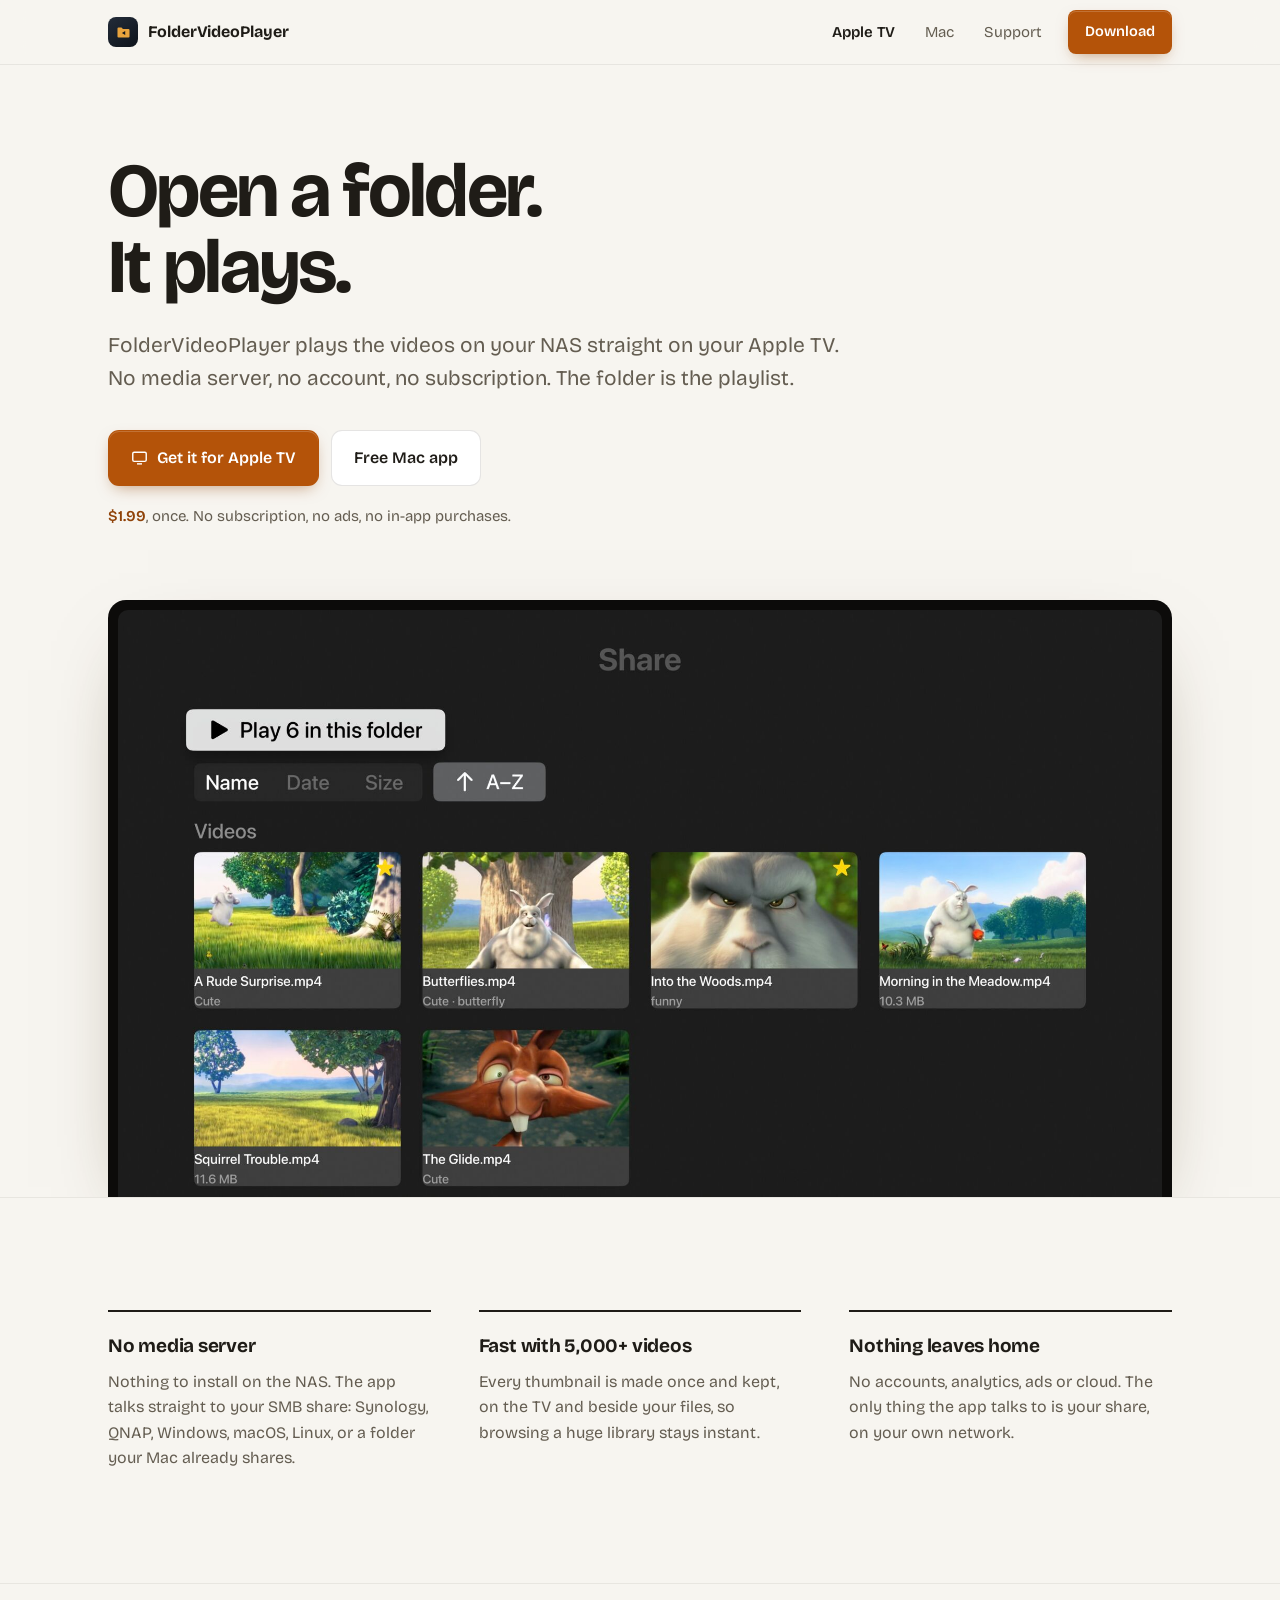
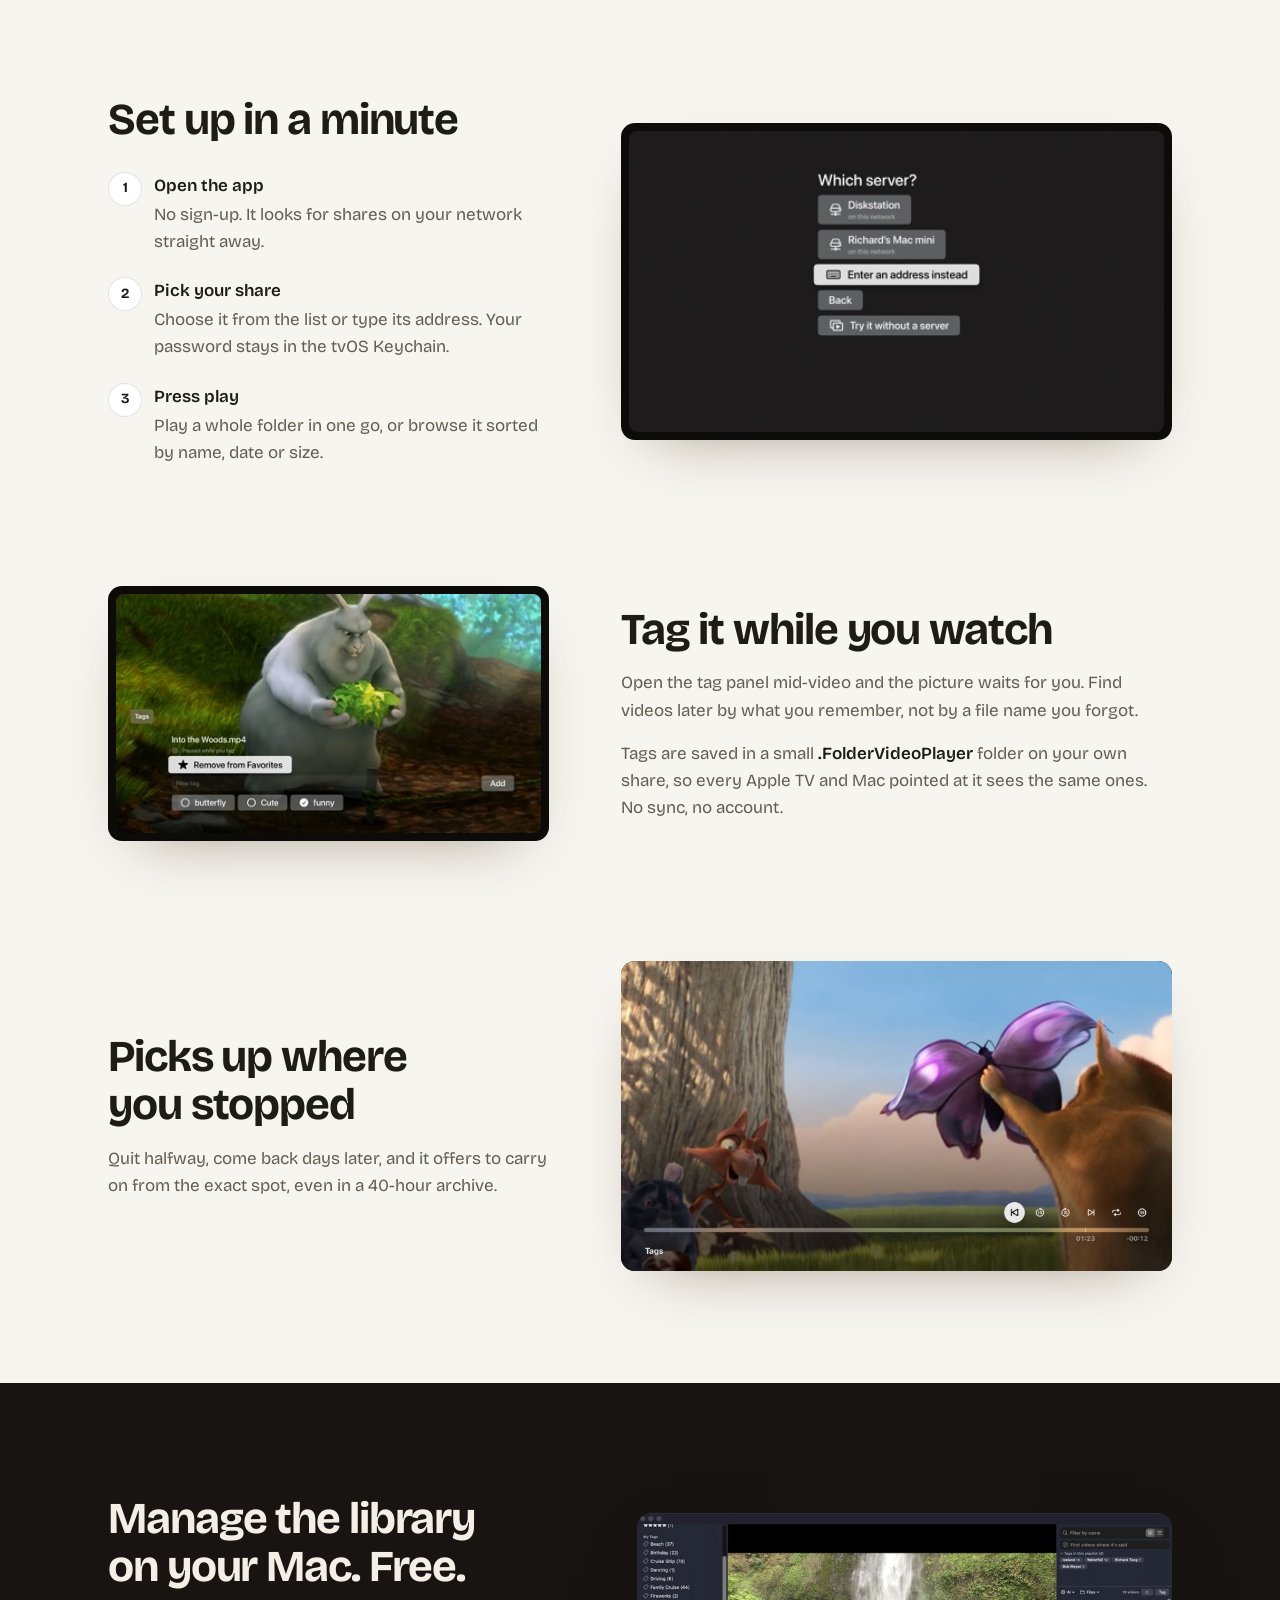
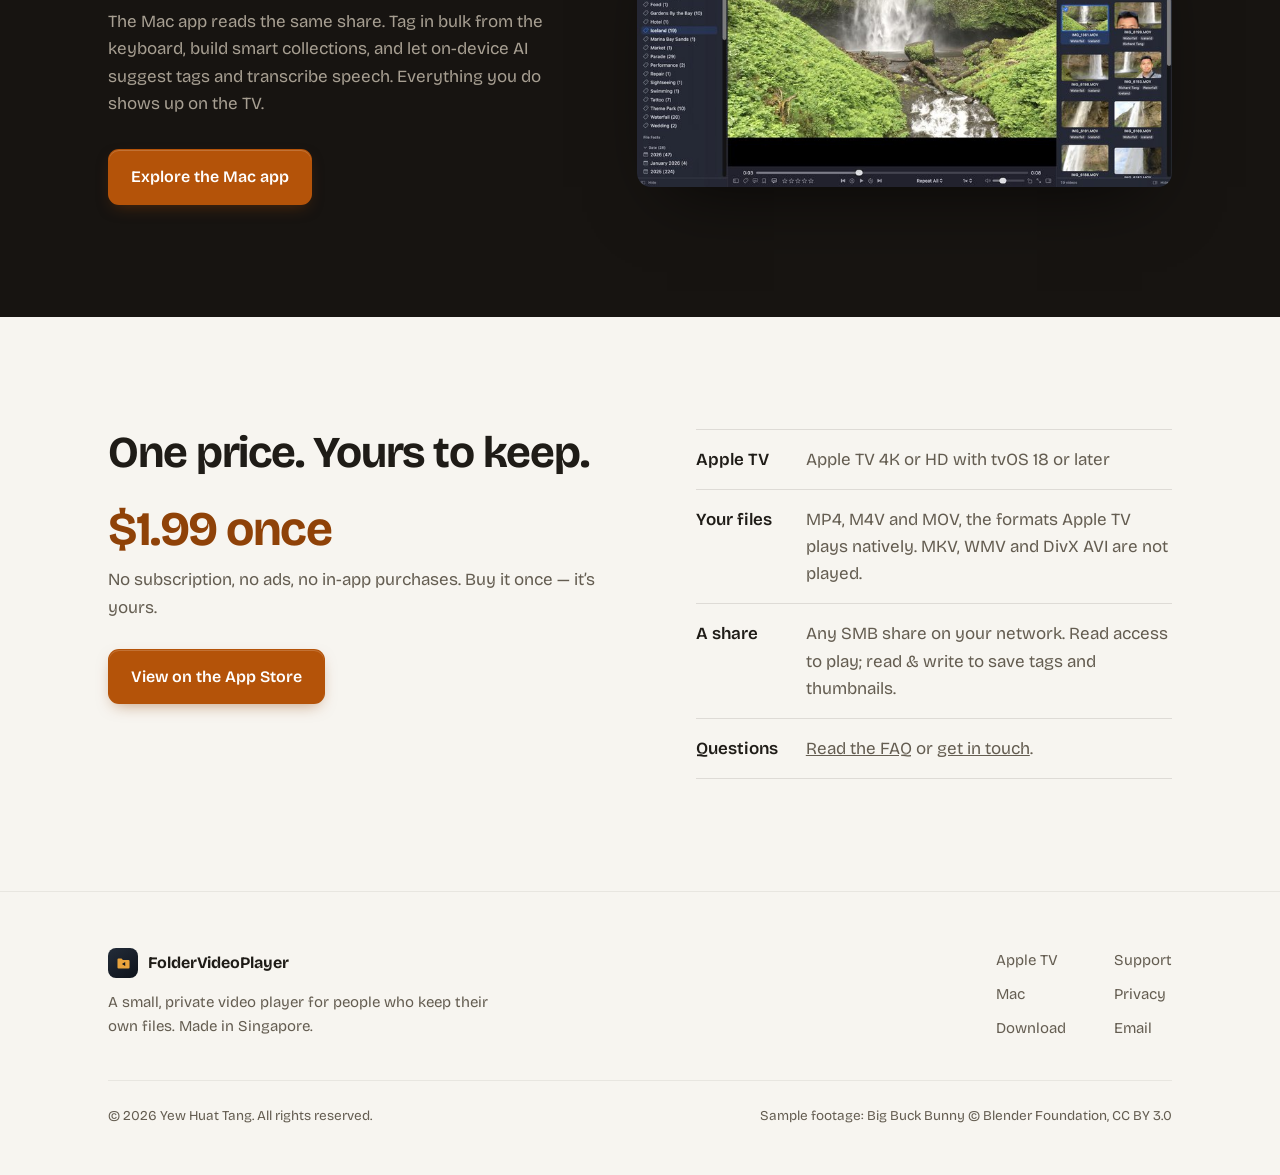
<file: index.html>
<!DOCTYPE html>
<html lang="en">
<head>
<meta charset="UTF-8">
<meta name="viewport" content="width=device-width, initial-scale=1.0">
<title>FolderVideoPlayer — Open a folder. It plays. Your videos on Apple&nbsp;TV &amp; Mac</title>
<meta name="description" content="Open a folder and it plays — no playlist to build. FolderVideoPlayer plays your own videos on Apple TV straight from your NAS, with a free Mac companion to tag and manage the same library. No accounts, no cloud, no subscription.">
<link rel="canonical" href="https://foldervideoplayer.tangrick.com/">
<meta property="og:type" content="website">
<meta property="og:site_name" content="FolderVideoPlayer">
<meta property="og:url" content="https://foldervideoplayer.tangrick.com/">
<meta property="og:title" content="FolderVideoPlayer — Open a folder. It plays. Your videos on Apple TV &amp; Mac">
<meta property="og:description" content="Open a folder and it plays — no playlist to build. FolderVideoPlayer plays your own videos on Apple TV straight from your NAS, with a free Mac companion to tag and manage the same library. No accounts, no cloud, no subscription.">
<meta property="og:image" content="https://foldervideoplayer.tangrick.com/img/og.jpg?v=20260928">
<meta name="twitter:card" content="summary_large_image">
<script type="application/ld+json">
{
  "@context": "https://schema.org",
  "@type": "SoftwareApplication",
  "name": "FolderVideoPlayer",
  "url": "https://foldervideoplayer.tangrick.com/",
  "description": "Plays your own videos on Apple TV straight from your NAS over SMB, with a free Mac companion to tag and manage the same library. No accounts, no cloud, no subscription.",
  "applicationCategory": "MultimediaApplication",
  "operatingSystem": "tvOS, macOS",
  "image": "https://foldervideoplayer.tangrick.com/img/og.jpg?v=20260928",
  "downloadUrl": "https://apps.apple.com/app/id6808935262",
  "author": {"@type": "Person", "name": "Richard Tang"}
}
</script>
<script>
  /* Old one-page anchors now live on their own pages. */
  (function(){
    var h = location.hash.slice(1), map = {faq:'/support#faq', contact:'/support#contact', helpForm:'/support#contact', ai:'/mac#ai', mac:'/mac', desktop:'/mac', privacy:'/privacy'};
    if (map[h]) location.replace(map[h]);
  })();
</script>
<link rel="preconnect" href="https://fonts.googleapis.com">
<link rel="preconnect" href="https://fonts.gstatic.com" crossorigin>
<link href="https://fonts.googleapis.com/css2?family=Bricolage+Grotesque:opsz,wght@12..96,400..700&display=swap" rel="stylesheet">
<link rel="stylesheet" href="/site.css">
<!-- Cloudflare Web Analytics (cookieless, aggregate — see privacy) -->
<script defer src='https://static.cloudflareinsights.com/beacon.min.js' data-cf-beacon='{"token": "4cf432e0536145aca0c6495345f89d56"}'></script>
</head>
<body>
<a class="skip" href="#main">Skip to content</a>

<header class="top">
  <div class="wrap">
    <a class="brand" href="/" aria-label="FolderVideoPlayer home">
      <span class="mark"><svg viewBox="0 0 24 24" fill="none" aria-hidden="true"><path d="M3.5 6.5A1.5 1.5 0 0 1 5 5h4.2l2 2.2H19a1.5 1.5 0 0 1 1.5 1.5v8.8a1.5 1.5 0 0 1-1.5 1.5H5A1.5 1.5 0 0 1 3.5 17.5v-11Z" fill="#e8a33d"/><path d="M9.8 12.6l4.6-2.6v5.4l-4.6-2.8Z" fill="#0e131b"/></svg></span>
      <span class="name">FolderVideoPlayer</span>
    </a>
    <nav class="nav" aria-label="Main">
      <a href="/" aria-current="page">Apple&nbsp;TV</a>
      <a href="/mac">Mac</a>
      <a href="/support">Support</a>
      <a class="btn btn-primary" href="/download">Download</a>
    </nav>
  </div>
</header>

<main id="main">

  <section class="hero">
    <div class="wrap">
      <h1>Open a folder. It plays.</h1>
      <p class="lede">FolderVideoPlayer plays the videos on your NAS straight on your Apple&nbsp;TV. No media server, no account, no subscription. The folder is the playlist.</p>
      <div class="btns">
        <a class="btn btn-primary" href="https://apps.apple.com/app/id6808935262">
          <svg viewBox="0 0 24 24" fill="none" stroke="currentColor" stroke-width="2" aria-hidden="true"><rect x="2.5" y="4.5" width="19" height="13" rx="2"/><path d="M8.5 21h7"/></svg>
          Get it for Apple&nbsp;TV
        </a>
        <a class="btn btn-secondary" href="/mac">Free Mac app</a>
      </div>
      <p class="note" data-paid="<b>$1.99</b>, once. No subscription, no ads, no in-app purchases."><b>Free until 31&nbsp;Oct&nbsp;2026</b>, then $1.99 once. No subscription, ever.</p>
      <div class="screen">
        <img src="/img/tv-library.jpg?v=20260928" alt="FolderVideoPlayer on Apple TV: a folder called Share, with a Play 6 in this folder button, sort options and six video thumbnails" width="2000" height="1125" fetchpriority="high">
      </div>
    </div>
  </section>

  <section>
    <div class="wrap">
      <div class="points">
        <div>
          <h3>No media server</h3>
          <p>Nothing to install on the NAS. The app talks straight to your SMB share: Synology, QNAP, Windows, macOS, Linux, or a folder your Mac already shares.</p>
        </div>
        <div>
          <h3>Fast with 5,000+ videos</h3>
          <p>Every thumbnail is made once and kept, on the TV and beside your files, so browsing a huge library stays instant.</p>
        </div>
        <div>
          <h3>Nothing leaves home</h3>
          <p>No accounts, analytics, ads or cloud. The only thing the app talks to is your share, on your own network.</p>
        </div>
      </div>
    </div>
  </section>

  <section>
    <div class="wrap">
      <div class="row">
        <div class="text">
          <h2>Set up in a minute</h2>
          <ol class="steps">
            <li><span><b>Open the app</b>No sign-up. It looks for shares on your network straight away.</span></li>
            <li><span><b>Pick your share</b>Choose it from the list or type its address. Your password stays in the tvOS Keychain.</span></li>
            <li><span><b>Press play</b>Play a whole folder in one go, or browse it sorted by name, date or size.</span></li>
          </ol>
        </div>
        <figure class="shot pad"><img src="/img/shot6.jpg?v=20260928" alt="The Which server? screen on Apple TV, listing a Diskstation and a Mac mini found on the network" width="480" height="270" loading="lazy"></figure>
      </div>

      <div class="row flip">
        <div class="text">
          <h2>Tag it while you watch</h2>
          <p>Open the tag panel mid-video and the picture waits for you. Find videos later by what you remember, not by a file name you forgot.</p>
          <p>Tags are saved in a small <b>.FolderVideoPlayer</b> folder on your own share, so every Apple&nbsp;TV and Mac pointed at it sees the same ones. No sync, no account.</p>
        </div>
        <figure class="shot pad"><img src="/img/shot3.jpg?v=20260928" alt="The tag panel open over a playing video, with the tags butterfly, Cute and funny" width="480" height="270" loading="lazy"></figure>
      </div>

      <div class="row">
        <div class="text">
          <h2>Picks up where you stopped</h2>
          <p>Quit halfway, come back days later, and it offers to carry on from the exact spot, even in a 40-hour archive.</p>
        </div>
        <figure class="shot"><img src="/img/tv-playing.jpg?v=20260928" alt="A video playing full screen on Apple TV with the playback controls showing" width="1600" height="900" loading="lazy"></figure>
      </div>
    </div>
  </section>

  <section class="night">
    <div class="wrap promo">
      <div>
        <h2>Manage the library on your Mac. Free.</h2>
        <p style="margin-top:18px">The Mac app reads the same share. Tag in bulk from the keyboard, build smart collections, and let on-device AI suggest tags and transcribe speech. Everything you do shows up on the TV.</p>
        <div class="btns">
          <a class="btn btn-primary" href="/mac">Explore the Mac app</a>
        </div>
      </div>
      <figure class="shot"><img src="/img/mac-workspace-768.jpg" alt="FolderVideoPlayer for Mac: tag sidebar, the video playing, and the folder's videos as poster frames" width="768" height="394" loading="lazy"></figure>
    </div>
  </section>

  <section>
    <div class="wrap facts">
      <div>
        <h2>One price. Yours to keep.</h2>
        <p class="price" style="margin-top:28px" data-paid="$1.99 once">Free until 31&nbsp;Oct</p>
        <p data-paid="No subscription, no ads, no in-app purchases. Buy it once — it’s yours.">Launch offer. From 1&nbsp;Nov&nbsp;2026 it’s a one-time $1.99. No subscription, no ads, no in-app purchases.</p>
        <div class="btns" style="margin-top:28px">
          <a class="btn btn-primary" href="https://apps.apple.com/app/id6808935262">View on the App Store</a>
        </div>
      </div>
      <dl>
        <dt>Apple&nbsp;TV</dt><dd>Apple TV 4K or HD with tvOS&nbsp;18 or later</dd>
        <dt>Your files</dt><dd>MP4, M4V and MOV, the formats Apple&nbsp;TV plays natively. MKV, WMV and DivX AVI are not played.</dd>
        <dt>A share</dt><dd>Any SMB share on your network. Read access to play; read &amp; write to save tags and thumbnails.</dd>
        <dt>Questions</dt><dd><a href="/support">Read the FAQ</a> or <a href="/support#contact">get in touch</a>.</dd>
      </dl>
    </div>
  </section>

</main>

<footer>
  <div class="wrap">
    <div class="foot">
      <div>
        <a class="brand" href="/"><span class="mark"><svg viewBox="0 0 24 24" fill="none" aria-hidden="true"><path d="M3.5 6.5A1.5 1.5 0 0 1 5 5h4.2l2 2.2H19a1.5 1.5 0 0 1 1.5 1.5v8.8a1.5 1.5 0 0 1-1.5 1.5H5A1.5 1.5 0 0 1 3.5 17.5v-11Z" fill="#e8a33d"/><path d="M9.8 12.6l4.6-2.6v5.4l-4.6-2.8Z" fill="#0e131b"/></svg></span>FolderVideoPlayer</a>
        <p>A small, private video player for people who keep their own files. Made in Singapore.</p>
      </div>
      <nav aria-label="Footer">
        <a href="/">Apple&nbsp;TV</a>
        <a href="/support">Support</a>
        <a href="/mac">Mac</a>
        <a href="/privacy">Privacy</a>
        <a href="/download">Download</a>
        <a href="mailto:richardtang@me.com">Email</a>
      </nav>
    </div>
    <div class="fine">
      <span>© 2026 Yew Huat Tang. All rights reserved.</span>
      <span>Sample footage: Big Buck Bunny © Blender Foundation, CC BY 3.0</span>
    </div>
  </div>
</footer>
<script src="/site.js"></script>
</body>
</html>
</file>
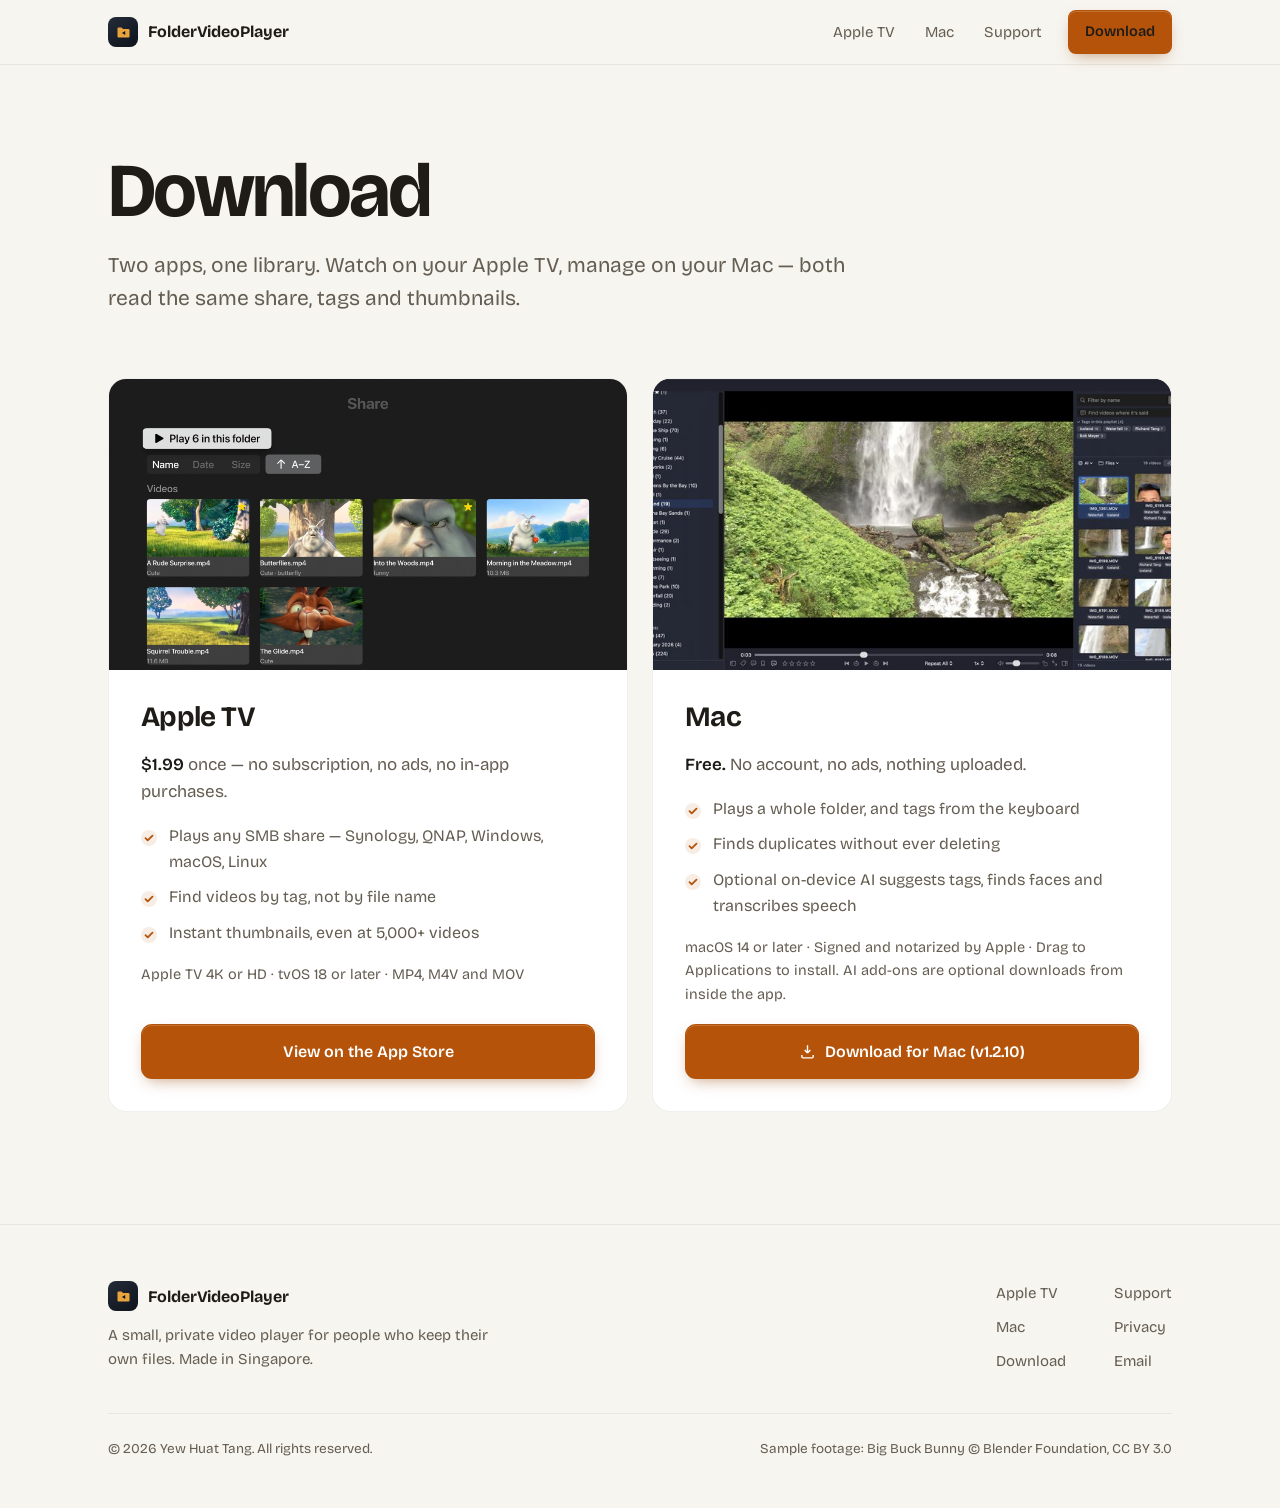
<file: download.html>
<!DOCTYPE html>
<html lang="en">
<head>
<meta charset="UTF-8">
<meta name="viewport" content="width=device-width, initial-scale=1.0">
<title>Download — FolderVideoPlayer for Apple TV &amp; Mac</title>
<meta name="description" content="Download FolderVideoPlayer: the SMB video player app for Apple TV and the free Mac companion — same shares, same tags, same thumbnails. No accounts, no cloud.">
<link rel="canonical" href="https://foldervideoplayer.tangrick.com/download">
<meta property="og:type" content="website">
<meta property="og:site_name" content="FolderVideoPlayer">
<meta property="og:url" content="https://foldervideoplayer.tangrick.com/download">
<meta property="og:title" content="Download — FolderVideoPlayer for Apple TV &amp; Mac">
<meta property="og:description" content="Download FolderVideoPlayer: the SMB video player app for Apple TV and the free Mac companion — same shares, same tags, same thumbnails. No accounts, no cloud.">
<meta property="og:image" content="https://foldervideoplayer.tangrick.com/img/og.jpg?v=20260928">
<meta name="twitter:card" content="summary_large_image">
<link rel="preconnect" href="https://fonts.googleapis.com">
<link rel="preconnect" href="https://fonts.gstatic.com" crossorigin>
<link href="https://fonts.googleapis.com/css2?family=Bricolage+Grotesque:opsz,wght@12..96,400..700&display=swap" rel="stylesheet">
<link rel="stylesheet" href="/site.css">
<script defer src='https://static.cloudflareinsights.com/beacon.min.js' data-cf-beacon='{"token": "4cf432e0536145aca0c6495345f89d56"}'></script>
</head>
<body>
<a class="skip" href="#main">Skip to content</a>

<header class="top">
  <div class="wrap">
    <a class="brand" href="/" aria-label="FolderVideoPlayer home">
      <span class="mark"><svg viewBox="0 0 24 24" fill="none" aria-hidden="true"><path d="M3.5 6.5A1.5 1.5 0 0 1 5 5h4.2l2 2.2H19a1.5 1.5 0 0 1 1.5 1.5v8.8a1.5 1.5 0 0 1-1.5 1.5H5A1.5 1.5 0 0 1 3.5 17.5v-11Z" fill="#e8a33d"/><path d="M9.8 12.6l4.6-2.6v5.4l-4.6-2.8Z" fill="#0e131b"/></svg></span>
      <span class="name">FolderVideoPlayer</span>
    </a>
    <nav class="nav" aria-label="Main">
      <a href="/">Apple&nbsp;TV</a>
      <a href="/mac">Mac</a>
      <a href="/support">Support</a>
      <a class="btn btn-primary" href="/download" aria-current="page">Download</a>
    </nav>
  </div>
</header>

<main id="main">

  <section class="pagehead">
    <div class="wrap">
      <h1>Download</h1>
      <p class="lede">Two apps, one library. Watch on your Apple&nbsp;TV, manage on your Mac — both read the same share, tags and thumbnails.</p>
    </div>
  </section>

  <section style="padding-top:0;border-top:0">
    <div class="wrap plats">

      <article class="plat" id="apple-tv">
        <div class="shot"><img src="/img/tv-library.jpg?v=20260928" alt="FolderVideoPlayer on Apple TV showing a folder of video thumbnails" width="2000" height="1125"></div>
        <div class="body">
          <h2 style="font-size:28px">Apple&nbsp;TV</h2>
          <p class="muted" data-paid="<b>$1.99</b> once — no subscription, no ads, no in-app purchases."><b>Free until 31&nbsp;Oct&nbsp;2026</b>, then $1.99 once. No subscription.</p>
          <ul class="checks">
            <li>Plays any SMB share — Synology, QNAP, Windows, macOS, Linux</li>
            <li>Find videos by tag, not by file name</li>
            <li>Instant thumbnails, even at 5,000+ videos</li>
          </ul>
          <p class="meta">Apple&nbsp;TV 4K or HD · tvOS&nbsp;18 or later · MP4, M4V and MOV</p>
          <a class="btn btn-primary" href="https://apps.apple.com/app/id6808935262">View on the App Store</a>
        </div>
      </article>

      <article class="plat" id="desktop">
        <div class="shot"><img src="/img/mac-workspace-768.jpg" alt="FolderVideoPlayer for Mac with the tag sidebar, the video playing and poster frames" width="768" height="394" style="aspect-ratio:16/9;object-fit:cover;object-position:top"></div>
        <div class="body">
          <h2 style="font-size:28px">Mac</h2>
          <p class="muted"><b>Free.</b> No account, no ads, nothing uploaded.</p>
          <ul class="checks">
            <li>Plays a whole folder, and tags from the keyboard</li>
            <li>Finds duplicates without ever deleting</li>
            <li>Optional on-device AI suggests tags, finds faces and transcribes speech</li>
          </ul>
          <p class="meta">macOS&nbsp;14 or later · Signed and notarized by Apple · Drag to Applications to install. AI add-ons are optional downloads from inside the app.</p>
          <a class="btn btn-primary" href="https://github.com/tangrick/FolderVideoPlayer/releases/download/v1.2.10/FolderVideoPlayer-v1.2.10.dmg">
            <svg viewBox="0 0 24 24" fill="none" stroke="currentColor" stroke-width="2" aria-hidden="true"><path d="M12 3v11m0 0 4-4m-4 4-4-4"/><path d="M4 17v2.5A1.5 1.5 0 0 0 5.5 21h13a1.5 1.5 0 0 0 1.5-1.5V17"/></svg>
            Download for Mac (v1.2.10)
          </a>
        </div>
      </article>

    </div>
  </section>

</main>

<footer>
  <div class="wrap">
    <div class="foot">
      <div>
        <a class="brand" href="/"><span class="mark"><svg viewBox="0 0 24 24" fill="none" aria-hidden="true"><path d="M3.5 6.5A1.5 1.5 0 0 1 5 5h4.2l2 2.2H19a1.5 1.5 0 0 1 1.5 1.5v8.8a1.5 1.5 0 0 1-1.5 1.5H5A1.5 1.5 0 0 1 3.5 17.5v-11Z" fill="#e8a33d"/><path d="M9.8 12.6l4.6-2.6v5.4l-4.6-2.8Z" fill="#0e131b"/></svg></span>FolderVideoPlayer</a>
        <p>A small, private video player for people who keep their own files. Made in Singapore.</p>
      </div>
      <nav aria-label="Footer">
        <a href="/">Apple&nbsp;TV</a>
        <a href="/support">Support</a>
        <a href="/mac">Mac</a>
        <a href="/privacy">Privacy</a>
        <a href="/download">Download</a>
        <a href="mailto:richardtang@me.com">Email</a>
      </nav>
    </div>
    <div class="fine">
      <span>© 2026 Yew Huat Tang. All rights reserved.</span>
      <span>Sample footage: Big Buck Bunny © Blender Foundation, CC BY 3.0</span>
    </div>
  </div>
</footer>
<script src="/site.js"></script>
</body>
</html>
</file>
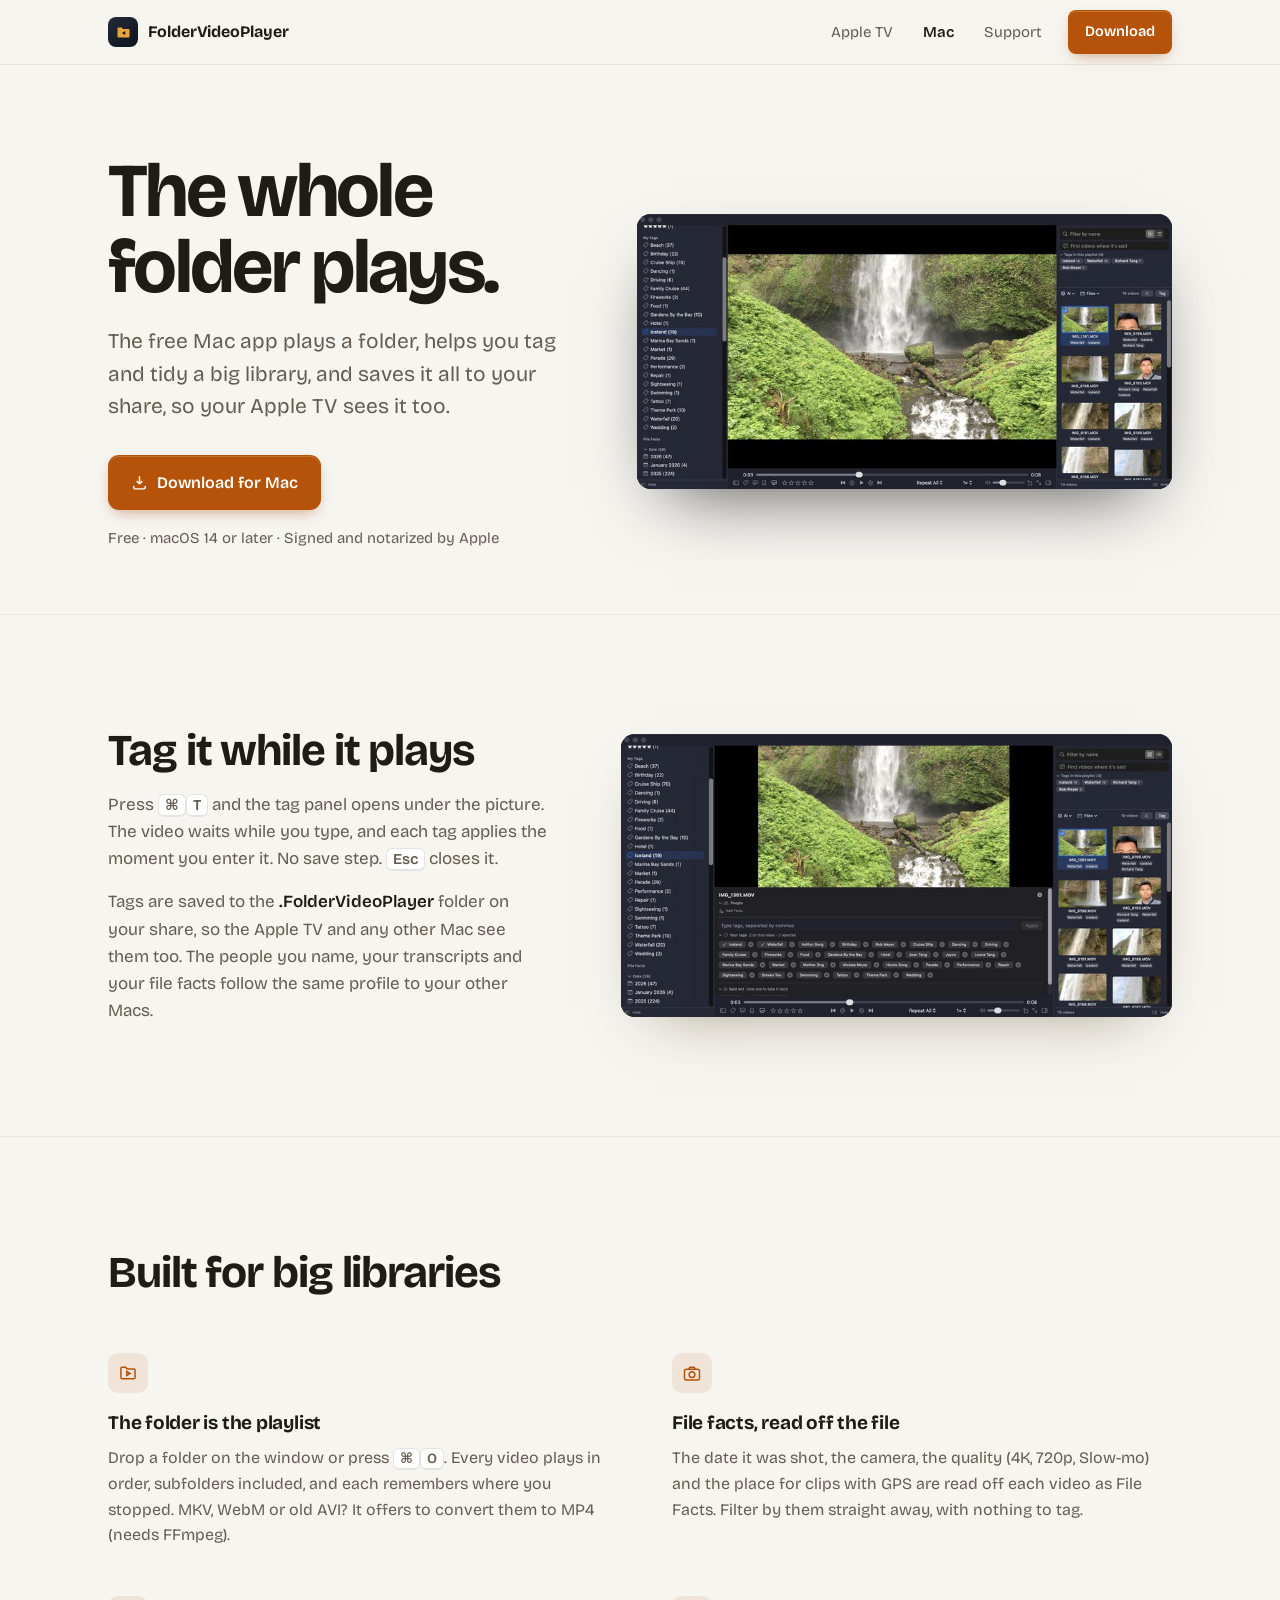
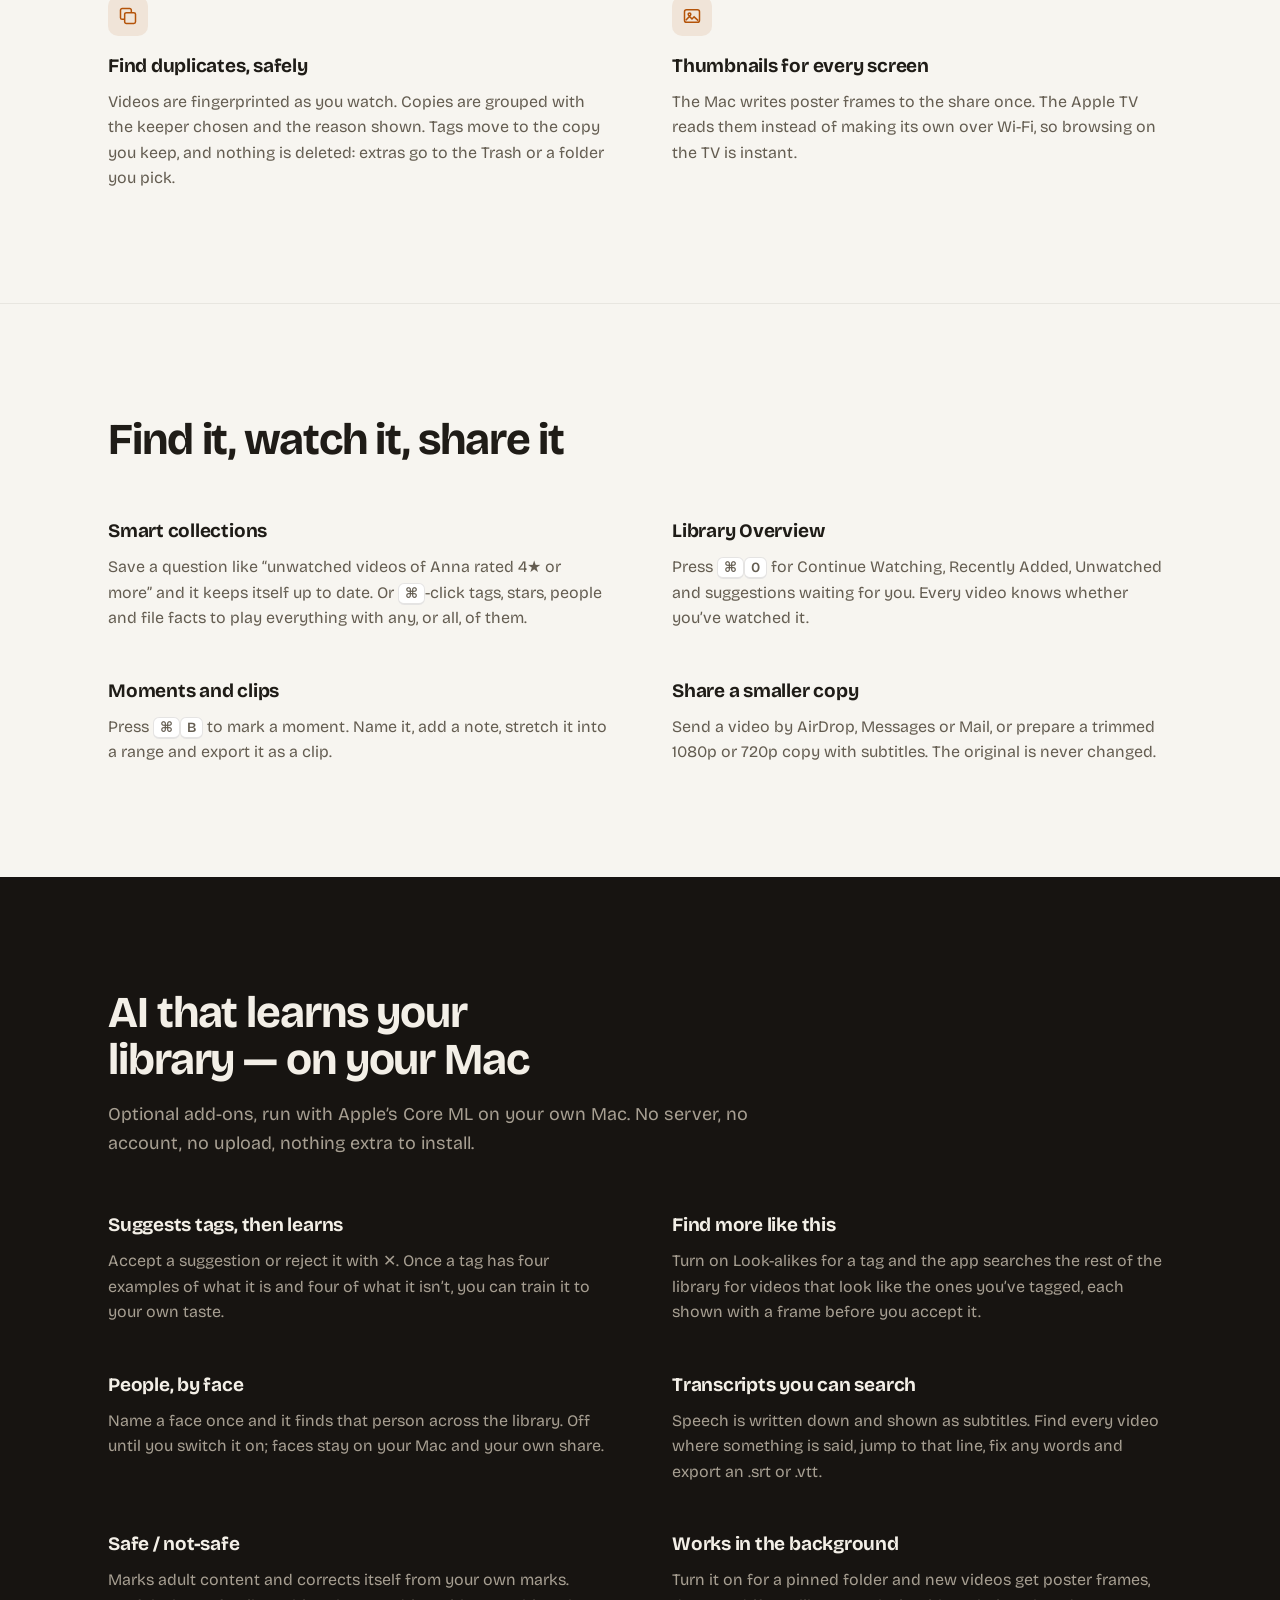
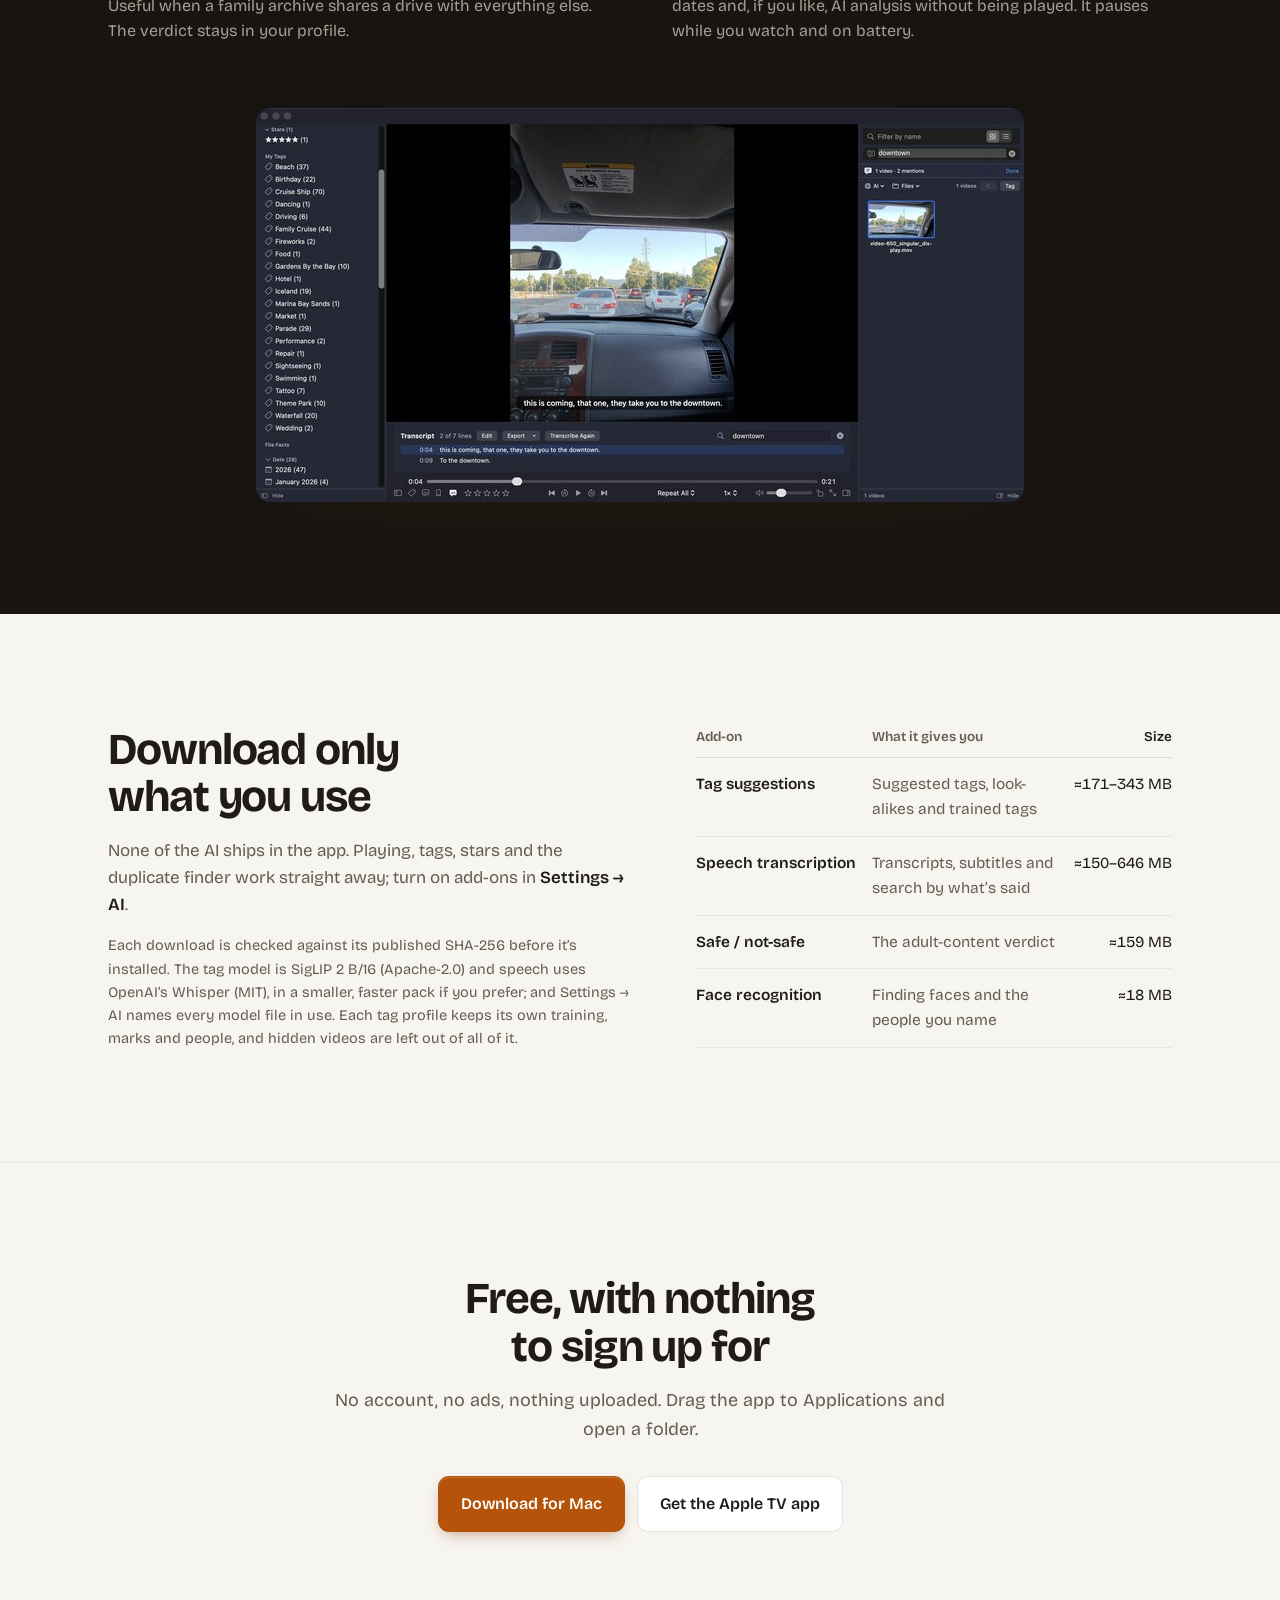
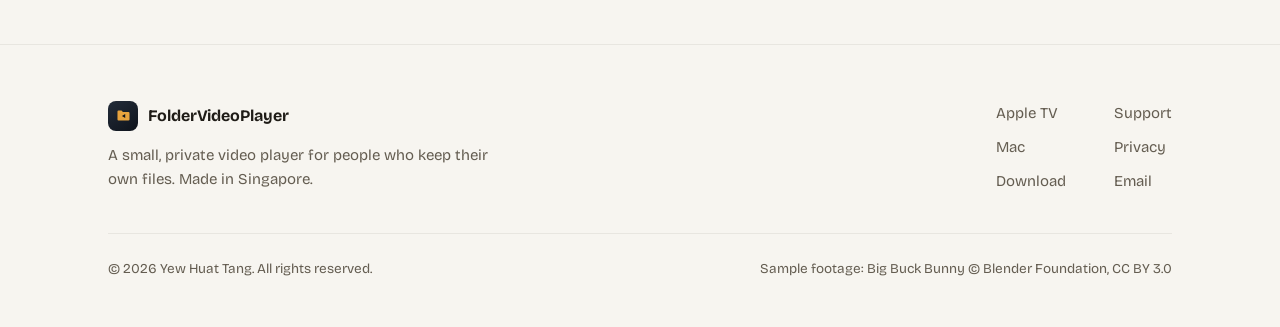
<file: mac.html>
<!DOCTYPE html>
<html lang="en">
<head>
<meta charset="UTF-8">
<meta name="viewport" content="width=device-width, initial-scale=1.0">
<title>FolderVideoPlayer for Mac — free video library manager for your NAS</title>
<meta name="description" content="The free Mac companion to FolderVideoPlayer: play a whole folder, tag from the keyboard, build smart collections, find duplicates, and let on-device AI suggest tags and transcribe speech. Everything lands on your share, so your Apple TV sees it too.">
<link rel="canonical" href="https://foldervideoplayer.tangrick.com/mac">
<meta property="og:type" content="website">
<meta property="og:site_name" content="FolderVideoPlayer">
<meta property="og:url" content="https://foldervideoplayer.tangrick.com/mac">
<meta property="og:title" content="FolderVideoPlayer for Mac — free video library manager for your NAS">
<meta property="og:description" content="The free Mac companion to FolderVideoPlayer: play a whole folder, tag from the keyboard, build smart collections, and let on-device AI suggest tags and transcribe speech.">
<meta property="og:image" content="https://foldervideoplayer.tangrick.com/img/mac-workspace-768.jpg">
<meta name="twitter:card" content="summary_large_image">
<link rel="preconnect" href="https://fonts.googleapis.com">
<link rel="preconnect" href="https://fonts.gstatic.com" crossorigin>
<link href="https://fonts.googleapis.com/css2?family=Bricolage+Grotesque:opsz,wght@12..96,400..700&display=swap" rel="stylesheet">
<link rel="stylesheet" href="/site.css">
<script defer src='https://static.cloudflareinsights.com/beacon.min.js' data-cf-beacon='{"token": "4cf432e0536145aca0c6495345f89d56"}'></script>
</head>
<body>
<a class="skip" href="#main">Skip to content</a>

<header class="top">
  <div class="wrap">
    <a class="brand" href="/" aria-label="FolderVideoPlayer home">
      <span class="mark"><svg viewBox="0 0 24 24" fill="none" aria-hidden="true"><path d="M3.5 6.5A1.5 1.5 0 0 1 5 5h4.2l2 2.2H19a1.5 1.5 0 0 1 1.5 1.5v8.8a1.5 1.5 0 0 1-1.5 1.5H5A1.5 1.5 0 0 1 3.5 17.5v-11Z" fill="#e8a33d"/><path d="M9.8 12.6l4.6-2.6v5.4l-4.6-2.8Z" fill="#0e131b"/></svg></span>
      <span class="name">FolderVideoPlayer</span>
    </a>
    <nav class="nav" aria-label="Main">
      <a href="/">Apple&nbsp;TV</a>
      <a href="/mac" aria-current="page">Mac</a>
      <a href="/support">Support</a>
      <a class="btn btn-primary" href="/download">Download</a>
    </nav>
  </div>
</header>

<main id="main">

  <section class="pagehead">
    <div class="wrap promo">
      <div>
        <h1>The whole folder plays.</h1>
        <p class="lede">The free Mac app plays a folder, helps you tag and tidy a big library, and saves it all to your share, so your Apple&nbsp;TV sees it too.</p>
        <div class="btns">
          <a class="btn btn-primary" href="https://github.com/tangrick/FolderVideoPlayer/releases/download/v1.2.10/FolderVideoPlayer-v1.2.10.dmg">
            <svg viewBox="0 0 24 24" fill="none" stroke="currentColor" stroke-width="2" aria-hidden="true"><path d="M12 3v11m0 0 4-4m-4 4-4-4"/><path d="M4 17v2.5A1.5 1.5 0 0 0 5.5 21h13a1.5 1.5 0 0 0 1.5-1.5V17"/></svg>
            Download for Mac
          </a>
        </div>
        <p class="note">Free · macOS&nbsp;14 or later · Signed and notarized by Apple</p>
      </div>
      <figure class="shot"><img src="/img/mac-workspace-768.jpg" alt="FolderVideoPlayer for Mac: the tag sidebar, a waterfall video playing, and the Iceland tag's videos shown as poster frames with their tags" width="768" height="394" fetchpriority="high"></figure>
    </div>
  </section>

  <section>
    <div class="wrap">
      <div class="row">
        <div class="text">
          <h2>Tag it while it plays</h2>
          <p>Press <kbd>⌘</kbd><kbd>T</kbd> and the tag panel opens under the picture. The video waits while you type, and each tag applies the moment you enter it. No save step. <kbd>Esc</kbd> closes it.</p>
          <p>Tags are saved to the <b>.FolderVideoPlayer</b> folder on your share, so the Apple&nbsp;TV and any other Mac see them too. The people you name, your transcripts and your file facts follow the same profile to your other Macs.</p>
        </div>
        <figure class="shot"><img src="/img/mac-tagging-768.jpg" alt="The Mac tag panel open under the picture, with Iceland and Waterfall applied and the rest of the library's tags one click away" width="768" height="394" loading="lazy"></figure>
      </div>
    </div>
  </section>

  <section>
    <div class="wrap">
      <div class="head">
        <h2>Built for big libraries</h2>
      </div>
      <div class="grid2">
        <div>
          <div class="ico"><svg viewBox="0 0 24 24" fill="none" stroke="currentColor" stroke-width="1.8" aria-hidden="true"><path d="M3.5 6.5A1.5 1.5 0 0 1 5 5h4.2l2 2.2H19a1.5 1.5 0 0 1 1.5 1.5v8.8A1.5 1.5 0 0 1 19 19H5a1.5 1.5 0 0 1-1.5-1.5v-11Z"/><path d="m10.5 10.2 4 2.3-4 2.3Z"/></svg></div>
          <h3>The folder is the playlist</h3>
          <p>Drop a folder on the window or press <kbd>⌘</kbd><kbd>O</kbd>. Every video plays in order, subfolders included, and each remembers where you stopped. MKV, WebM or old AVI? It offers to convert them to MP4 (needs FFmpeg).</p>
        </div>
        <div>
          <div class="ico"><svg viewBox="0 0 24 24" fill="none" stroke="currentColor" stroke-width="1.8" aria-hidden="true"><rect x="3" y="7.5" width="18" height="13" rx="2.5"/><path d="M8 7.5 9.5 5h5L16 7.5"/><circle cx="12" cy="14" r="3.4"/></svg></div>
          <h3>File facts, read off the file</h3>
          <p>The date it was shot, the camera, the quality (4K, 720p, Slow-mo) and the place for clips with GPS are read off each video as File Facts. Filter by them straight away, with nothing to tag.</p>
        </div>
        <div>
          <div class="ico"><svg viewBox="0 0 24 24" fill="none" stroke="currentColor" stroke-width="1.8" aria-hidden="true"><rect x="8" y="8" width="13" height="13" rx="2"/><path d="M16 8V5a2 2 0 0 0-2-2H5a2 2 0 0 0-2 2v9a2 2 0 0 0 2 2h3"/></svg></div>
          <h3>Find duplicates, safely</h3>
          <p>Videos are fingerprinted as you watch. Copies are grouped with the keeper chosen and the reason shown. Tags move to the copy you keep, and nothing is deleted: extras go to the Trash or a folder you pick.</p>
        </div>
        <div>
          <div class="ico"><svg viewBox="0 0 24 24" fill="none" stroke="currentColor" stroke-width="1.8" aria-hidden="true"><rect x="3" y="4.5" width="18" height="15" rx="2.5"/><circle cx="9" cy="10" r="1.6"/><path d="m4.5 17 4.5-4.5 3 3 2.5-2.5 5 4.5"/></svg></div>
          <h3>Thumbnails for every screen</h3>
          <p>The Mac writes poster frames to the share once. The Apple&nbsp;TV reads them instead of making its own over Wi-Fi, so browsing on the TV is instant.</p>
        </div>
      </div>
    </div>
  </section>

  <section>
    <div class="wrap">
      <div class="head">
        <h2>Find it, watch it, share it</h2>
      </div>
      <div class="grid2">
        <div>
          <h3>Smart collections</h3>
          <p>Save a question like “unwatched videos of Anna rated 4★ or more” and it keeps itself up to date. Or <kbd>⌘</kbd>-click tags, stars, people and file facts to play everything with any, or all, of them.</p>
        </div>
        <div>
          <h3>Library Overview</h3>
          <p>Press <kbd>⌘</kbd><kbd>0</kbd> for Continue Watching, Recently Added, Unwatched and suggestions waiting for you. Every video knows whether you’ve watched it.</p>
        </div>
        <div>
          <h3>Moments and clips</h3>
          <p>Press <kbd>⌘</kbd><kbd>B</kbd> to mark a moment. Name it, add a note, stretch it into a range and export it as a clip.</p>
        </div>
        <div>
          <h3>Share a smaller copy</h3>
          <p>Send a video by AirDrop, Messages or Mail, or prepare a trimmed 1080p or 720p copy with subtitles. The original is never changed.</p>
        </div>
      </div>
    </div>
  </section>

  <section class="night" id="ai">
    <div class="wrap">
      <div class="head">
        <h2>AI that learns your library — on your Mac</h2>
        <p>Optional add-ons, run with Apple’s Core ML on your own Mac. No server, no account, no upload, nothing extra to install.</p>
      </div>
      <div class="grid2">
        <div>
          <h3>Suggests tags, then learns</h3>
          <p>Accept a suggestion or reject it with ✕. Once a tag has four examples of what it is and four of what it isn’t, you can train it to your own taste.</p>
        </div>
        <div>
          <h3>Find more like this</h3>
          <p>Turn on Look-alikes for a tag and the app searches the rest of the library for videos that look like the ones you’ve tagged, each shown with a frame before you accept it.</p>
        </div>
        <div>
          <h3>People, by face</h3>
          <p>Name a face once and it finds that person across the library. Off until you switch it on; faces stay on your Mac and your own share.</p>
        </div>
        <div>
          <h3>Transcripts you can search</h3>
          <p>Speech is written down and shown as subtitles. Find every video where something is said, jump to that line, fix any words and export an .srt or .vtt.</p>
        </div>
        <div>
          <h3>Safe / not-safe</h3>
          <p>Marks adult content and corrects itself from your own marks. Useful when a family archive shares a drive with everything else. The verdict stays in your profile.</p>
        </div>
        <div>
          <h3>Works in the background</h3>
          <p>Turn it on for a pinned folder and new videos get poster frames, dates and, if you like, AI analysis without being played. It pauses while you watch and on battery.</p>
        </div>
      </div>
      <figure class="shot" style="max-width:768px;margin:64px auto 0"><img src="/img/mac-transcript-768.jpg" alt="Searching for “downtown” finds the one video where it is said; the line shows as a subtitle and in the Transcript panel" width="768" height="394" loading="lazy"></figure>
    </div>
  </section>

  <section>
    <div class="wrap facts">
      <div>
        <h2>Download only what you use</h2>
        <p style="margin-top:16px" class="muted">None of the AI ships in the app. Playing, tags, stars and the duplicate finder work straight away; turn on add-ons in <b>Settings → AI</b>.</p>
        <p style="margin-top:16px" class="small">Each download is checked against its published SHA-256 before it’s installed. The tag model is SigLIP&nbsp;2 B/16 (Apache-2.0) and speech uses OpenAI’s Whisper (MIT), in a smaller, faster pack if you prefer; and Settings → AI names every model file in use. Each tag profile keeps its own training, marks and people, and hidden videos are left out of all of it.</p>
      </div>
      <table class="table">
        <thead><tr><th>Add-on</th><th>What it gives you</th><th>Size</th></tr></thead>
        <tbody>
          <tr><td>Tag suggestions</td><td>Suggested tags, look-alikes and trained tags</td><td>≈171–343&nbsp;MB</td></tr>
          <tr><td>Speech transcription</td><td>Transcripts, subtitles and search by what’s said</td><td>≈150–646&nbsp;MB</td></tr>
          <tr><td>Safe / not-safe</td><td>The adult-content verdict</td><td>≈159&nbsp;MB</td></tr>
          <tr><td>Face recognition</td><td>Finding faces and the people you name</td><td>≈18&nbsp;MB</td></tr>
        </tbody>
      </table>
    </div>
  </section>

  <section class="cta-band">
    <div class="wrap">
      <h2>Free, with nothing to sign up for</h2>
      <p>No account, no ads, nothing uploaded. Drag the app to Applications and open a folder.</p>
      <div class="btns">
        <a class="btn btn-primary" href="https://github.com/tangrick/FolderVideoPlayer/releases/download/v1.2.10/FolderVideoPlayer-v1.2.10.dmg">Download for Mac</a>
        <a class="btn btn-secondary" href="/">Get the Apple&nbsp;TV app</a>
      </div>
    </div>
  </section>

</main>

<footer>
  <div class="wrap">
    <div class="foot">
      <div>
        <a class="brand" href="/"><span class="mark"><svg viewBox="0 0 24 24" fill="none" aria-hidden="true"><path d="M3.5 6.5A1.5 1.5 0 0 1 5 5h4.2l2 2.2H19a1.5 1.5 0 0 1 1.5 1.5v8.8a1.5 1.5 0 0 1-1.5 1.5H5A1.5 1.5 0 0 1 3.5 17.5v-11Z" fill="#e8a33d"/><path d="M9.8 12.6l4.6-2.6v5.4l-4.6-2.8Z" fill="#0e131b"/></svg></span>FolderVideoPlayer</a>
        <p>A small, private video player for people who keep their own files. Made in Singapore.</p>
      </div>
      <nav aria-label="Footer">
        <a href="/">Apple&nbsp;TV</a>
        <a href="/support">Support</a>
        <a href="/mac">Mac</a>
        <a href="/privacy">Privacy</a>
        <a href="/download">Download</a>
        <a href="mailto:richardtang@me.com">Email</a>
      </nav>
    </div>
    <div class="fine">
      <span>© 2026 Yew Huat Tang. All rights reserved.</span>
      <span>Sample footage: Big Buck Bunny © Blender Foundation, CC BY 3.0</span>
    </div>
  </div>
</footer>
</body>
</html>
</file>
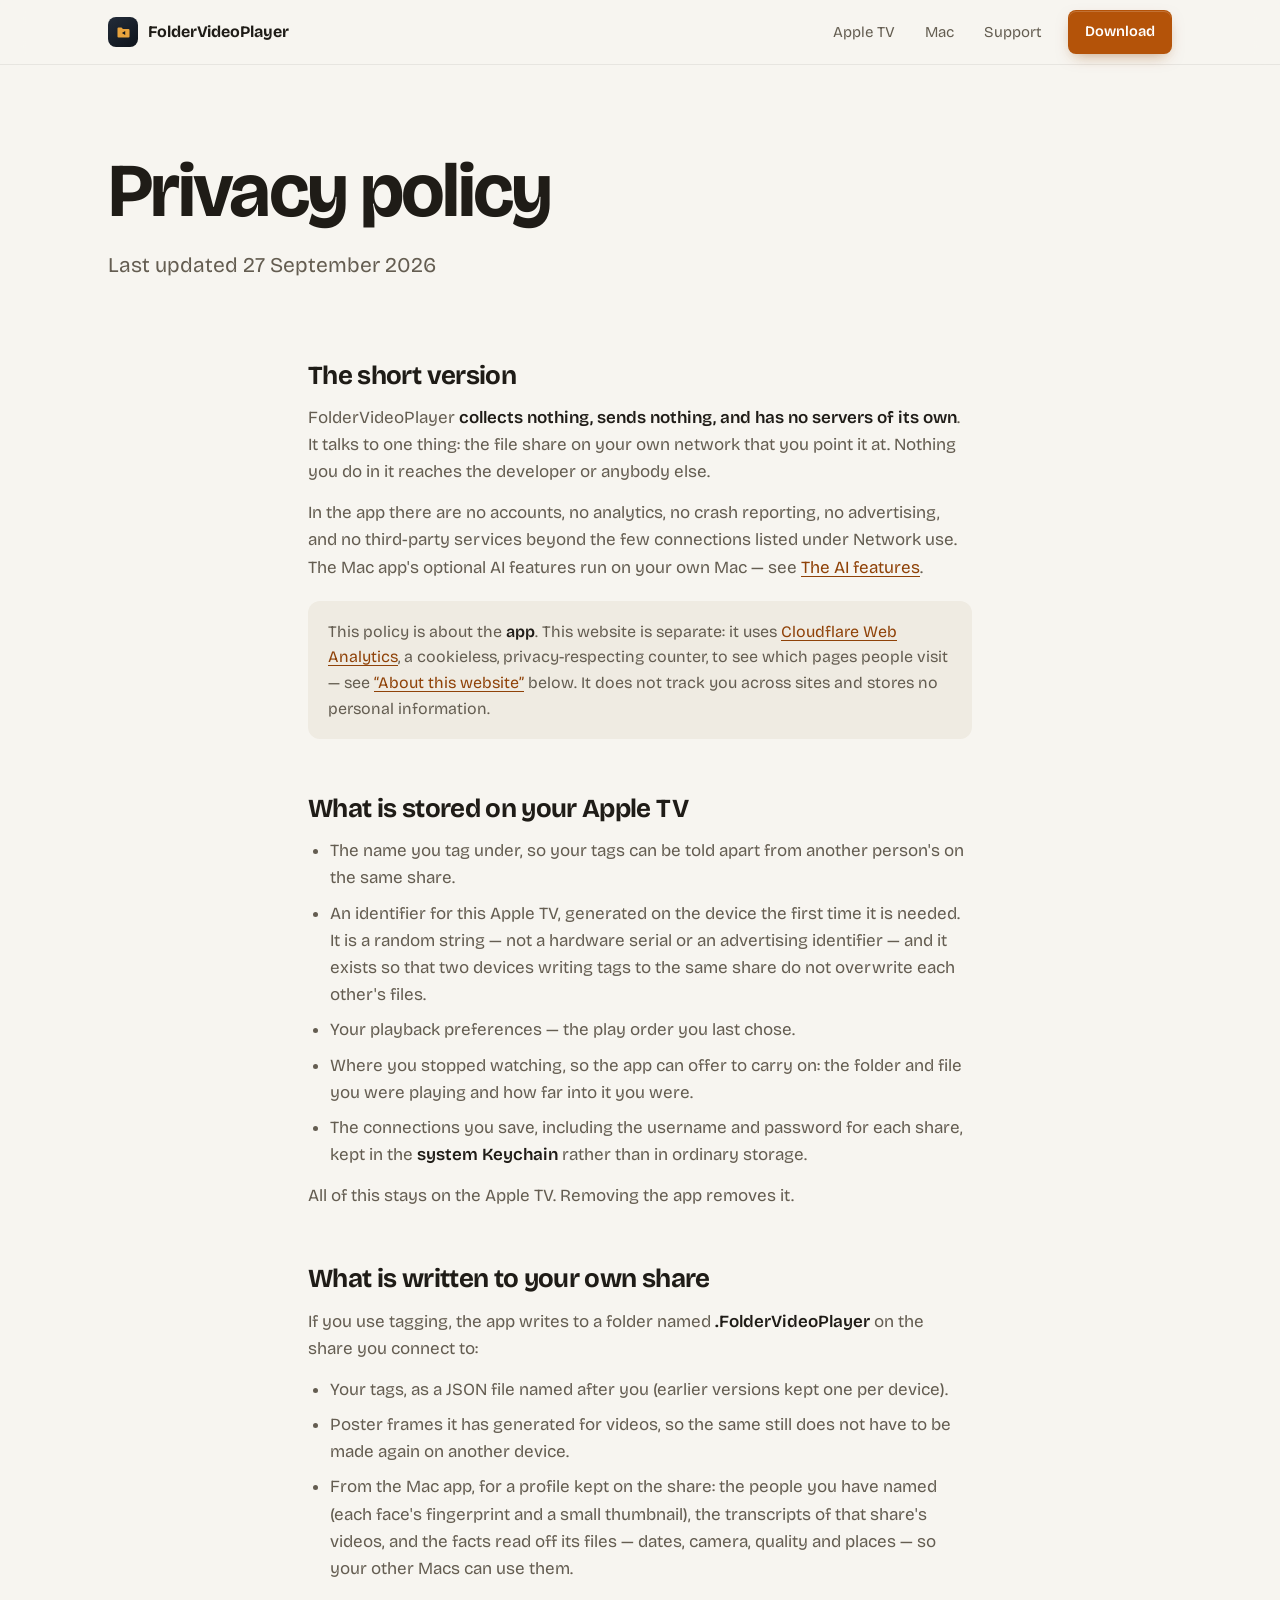
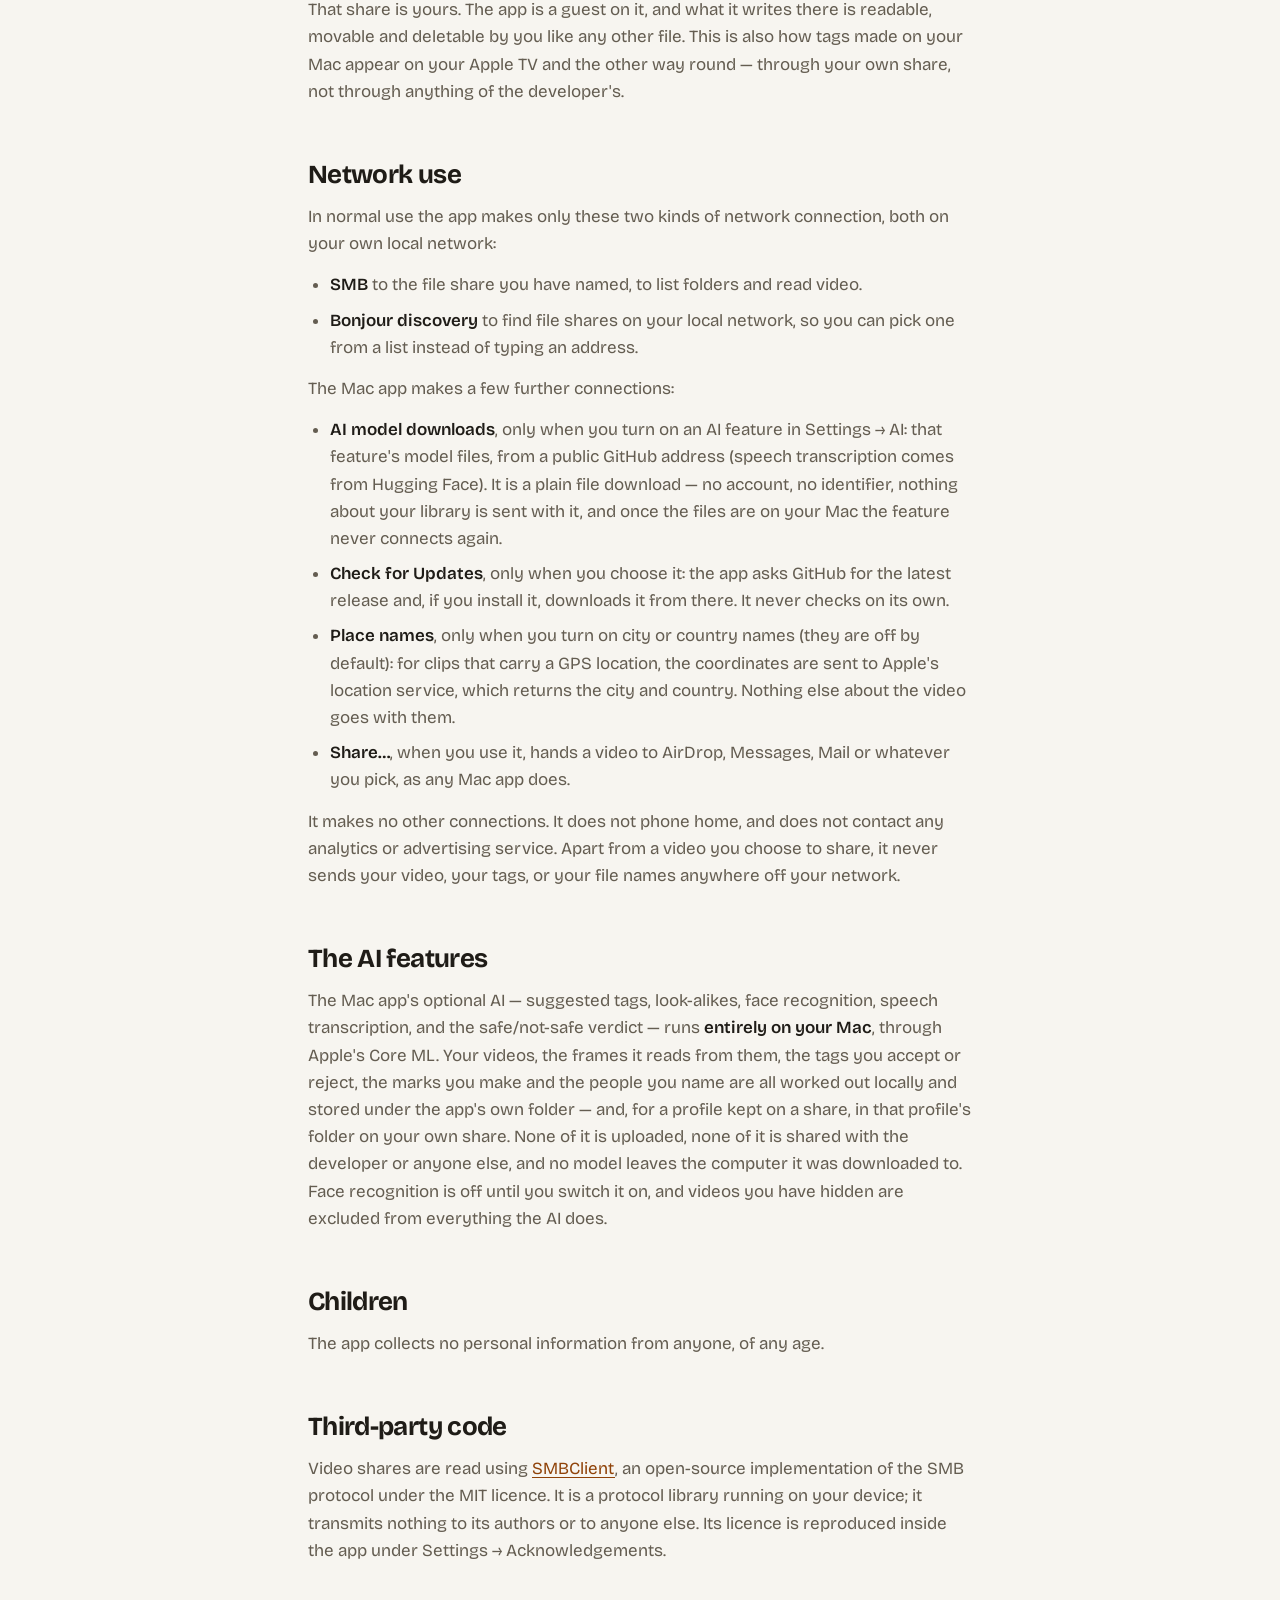
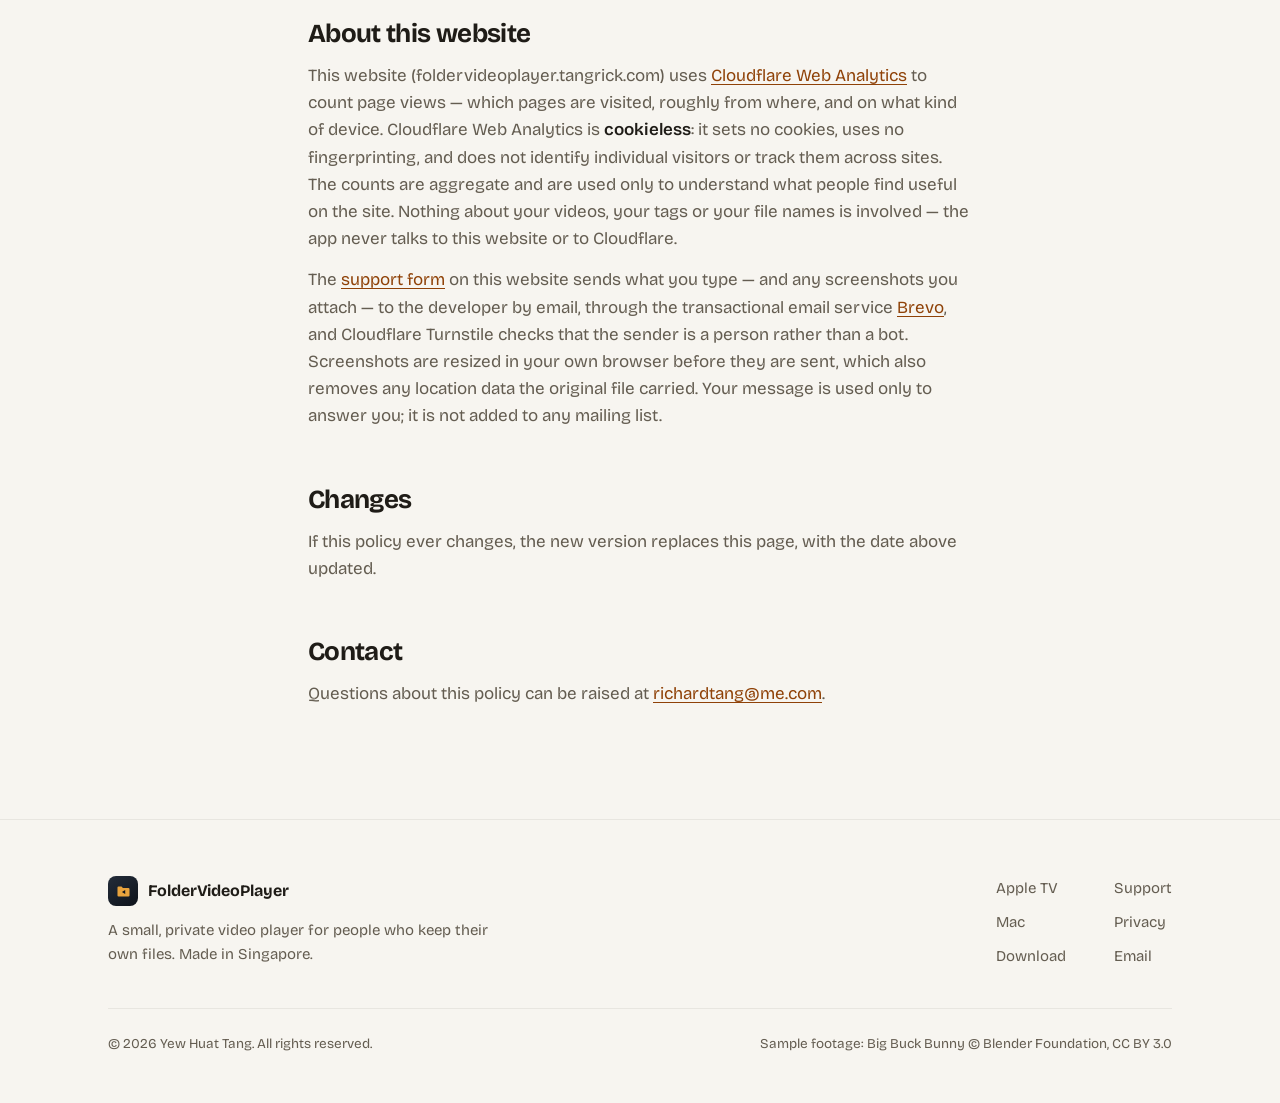
<file: privacy.html>
<!DOCTYPE html>
<html lang="en">
<head>
<meta charset="UTF-8">
<meta name="viewport" content="width=device-width, initial-scale=1.0">
<title>Privacy Policy — FolderVideoPlayer for Apple TV</title>
<meta name="description" content="FolderVideoPlayer privacy policy: the app collects nothing, sends nothing, and has no servers of its own.">
<link rel="canonical" href="https://foldervideoplayer.tangrick.com/privacy">
<meta property="og:type" content="website">
<meta property="og:site_name" content="FolderVideoPlayer">
<meta property="og:url" content="https://foldervideoplayer.tangrick.com/privacy">
<meta property="og:title" content="Privacy Policy — FolderVideoPlayer for Apple TV">
<meta property="og:description" content="FolderVideoPlayer privacy policy: the app collects nothing, sends nothing, and has no servers of its own.">
<meta property="og:image" content="https://foldervideoplayer.tangrick.com/img/og.jpg?v=20260928">
<meta name="twitter:card" content="summary_large_image">
<link rel="preconnect" href="https://fonts.googleapis.com">
<link rel="preconnect" href="https://fonts.gstatic.com" crossorigin>
<link href="https://fonts.googleapis.com/css2?family=Bricolage+Grotesque:opsz,wght@12..96,400..700&display=swap" rel="stylesheet">
<link rel="stylesheet" href="/site.css">
<script defer src='https://static.cloudflareinsights.com/beacon.min.js' data-cf-beacon='{"token": "4cf432e0536145aca0c6495345f89d56"}'></script>
</head>
<body>
<a class="skip" href="#main">Skip to content</a>

<header class="top">
  <div class="wrap">
    <a class="brand" href="/" aria-label="FolderVideoPlayer home">
      <span class="mark"><svg viewBox="0 0 24 24" fill="none" aria-hidden="true"><path d="M3.5 6.5A1.5 1.5 0 0 1 5 5h4.2l2 2.2H19a1.5 1.5 0 0 1 1.5 1.5v8.8a1.5 1.5 0 0 1-1.5 1.5H5A1.5 1.5 0 0 1 3.5 17.5v-11Z" fill="#e8a33d"/><path d="M9.8 12.6l4.6-2.6v5.4l-4.6-2.8Z" fill="#0e131b"/></svg></span>
      <span class="name">FolderVideoPlayer</span>
    </a>
    <nav class="nav" aria-label="Main">
      <a href="/">Apple&nbsp;TV</a>
      <a href="/mac">Mac</a>
      <a href="/support">Support</a>
      <a class="btn btn-primary" href="/download">Download</a>
    </nav>
  </div>
</header>

<main id="main">
  <section class="pagehead" style="padding-bottom:0">
    <div class="wrap">
      <h1>Privacy policy</h1>
      <p class="lede">Last updated 27 September 2026</p>
    </div>
  </section>
  <section style="padding-top:24px;border-top:0">
    <div class="wrap prose">
  <h2>The short version</h2>
      <p>FolderVideoPlayer <b>collects nothing, sends nothing, and has no servers of its own</b>. It talks to one thing: the file share on your own network that you point it at. Nothing you do in it reaches the developer or anybody else.</p>
      <p>In the app there are no accounts, no analytics, no crash reporting, no advertising, and no third-party services beyond the few connections listed under Network use. The Mac app's optional AI features run on your own Mac — see <a href="#ai-privacy">The AI features</a>.</p>
      <p class="callout">This policy is about the <b>app</b>. This website is separate: it uses <a href="https://www.cloudflare.com/web-analytics/" target="_blank" rel="noopener">Cloudflare Web Analytics</a>, a cookieless, privacy-respecting counter, to see which pages people visit — see <a href="#website">“About this website”</a> below. It does not track you across sites and stores no personal information.</p>

      <h2>What is stored on your Apple TV</h2>
      <ul>
        <li>The name you tag under, so your tags can be told apart from another person's on the same share.</li>
        <li>An identifier for this Apple TV, generated on the device the first time it is needed. It is a random string — not a hardware serial or an advertising identifier — and it exists so that two devices writing tags to the same share do not overwrite each other's files.</li>
        <li>Your playback preferences — the play order you last chose.</li>
        <li>Where you stopped watching, so the app can offer to carry on: the folder and file you were playing and how far into it you were.</li>
        <li>The connections you save, including the username and password for each share, kept in the <b>system Keychain</b> rather than in ordinary storage.</li>
      </ul>
      <p>All of this stays on the Apple TV. Removing the app removes it.</p>

      <h2>What is written to your own share</h2>
      <p>If you use tagging, the app writes to a folder named <b>.FolderVideoPlayer</b> on the share you connect to:</p>
      <ul>
        <li>Your tags, as a JSON file named after you (earlier versions kept one per device).</li>
        <li>Poster frames it has generated for videos, so the same still does not have to be made again on another device.</li>
        <li>From the Mac app, for a profile kept on the share: the people you have named (each face's fingerprint and a small thumbnail), the transcripts of that share's videos, and the facts read off its files — dates, camera, quality and places — so your other Macs can use them.</li>
      </ul>
      <p>That share is yours. The app is a guest on it, and what it writes there is readable, movable and deletable by you like any other file. This is also how tags made on your Mac appear on your Apple TV and the other way round — through your own share, not through anything of the developer's.</p>

      <h2>Network use</h2>
      <p>In normal use the app makes only these two kinds of network connection, both on your own local network:</p>
      <ul>
        <li><b>SMB</b> to the file share you have named, to list folders and read video.</li>
        <li><b>Bonjour discovery</b> to find file shares on your local network, so you can pick one from a list instead of typing an address.</li>
      </ul>
      <p>The Mac app makes a few further connections:</p>
      <ul>
        <li><b>AI model downloads</b>, only when you turn on an AI feature in Settings → AI: that feature's model files, from a public GitHub address (speech transcription comes from Hugging Face). It is a plain file download — no account, no identifier, nothing about your library is sent with it, and once the files are on your Mac the feature never connects again.</li>
        <li><b>Check for Updates</b>, only when you choose it: the app asks GitHub for the latest release and, if you install it, downloads it from there. It never checks on its own.</li>
        <li><b>Place names</b>, only when you turn on city or country names (they are off by default): for clips that carry a GPS location, the coordinates are sent to Apple's location service, which returns the city and country. Nothing else about the video goes with them.</li>
        <li><b>Share…</b>, when you use it, hands a video to AirDrop, Messages, Mail or whatever you pick, as any Mac app does.</li>
      </ul>
      <p>It makes no other connections. It does not phone home, and does not contact any analytics or advertising service. Apart from a video you choose to share, it never sends your video, your tags, or your file names anywhere off your network.</p>

      <h2 id="ai-privacy">The AI features</h2>
      <p>The Mac app's optional AI — suggested tags, look-alikes, face recognition, speech transcription, and the safe/not-safe verdict — runs <b>entirely on your Mac</b>, through Apple's Core ML. Your videos, the frames it reads from them, the tags you accept or reject, the marks you make and the people you name are all worked out locally and stored under the app's own folder — and, for a profile kept on a share, in that profile's folder on your own share. None of it is uploaded, none of it is shared with the developer or anyone else, and no model leaves the computer it was downloaded to. Face recognition is off until you switch it on, and videos you have hidden are excluded from everything the AI does.</p>

      <h2>Children</h2>
      <p>The app collects no personal information from anyone, of any age.</p>

      <h2>Third-party code</h2>
      <p>Video shares are read using <a href="https://github.com/kishikawakatsumi/SMBClient" target="_blank" rel="noopener">SMBClient</a>, an open-source implementation of the SMB protocol under the MIT licence. It is a protocol library running on your device; it transmits nothing to its authors or to anyone else. Its licence is reproduced inside the app under Settings → Acknowledgements.</p>

      <h2 id="website">About this website</h2>
      <p>This website (foldervideoplayer.tangrick.com) uses <a href="https://www.cloudflare.com/web-analytics/" target="_blank" rel="noopener">Cloudflare Web Analytics</a> to count page views — which pages are visited, roughly from where, and on what kind of device. Cloudflare Web Analytics is <b>cookieless</b>: it sets no cookies, uses no fingerprinting, and does not identify individual visitors or track them across sites. The counts are aggregate and are used only to understand what people find useful on the site. Nothing about your videos, your tags or your file names is involved — the app never talks to this website or to Cloudflare.</p>

      <p>The <a href="/support#contact">support form</a> on this website sends what you type — and any screenshots you attach — to the developer by email, through the transactional email service <a href="https://www.brevo.com/" target="_blank" rel="noopener">Brevo</a>, and Cloudflare Turnstile checks that the sender is a person rather than a bot. Screenshots are resized in your own browser before they are sent, which also removes any location data the original file carried. Your message is used only to answer you; it is not added to any mailing list.</p>

      <h2>Changes</h2>
      <p>If this policy ever changes, the new version replaces this page, with the date above updated.</p>

      <h2>Contact</h2>
      <p>Questions about this policy can be raised at <a href="mailto:richardtang@me.com">richardtang@me.com</a>.</p>

    </div>
  </section>
</main>


<footer>
  <div class="wrap">
    <div class="foot">
      <div>
        <a class="brand" href="/"><span class="mark"><svg viewBox="0 0 24 24" fill="none" aria-hidden="true"><path d="M3.5 6.5A1.5 1.5 0 0 1 5 5h4.2l2 2.2H19a1.5 1.5 0 0 1 1.5 1.5v8.8a1.5 1.5 0 0 1-1.5 1.5H5A1.5 1.5 0 0 1 3.5 17.5v-11Z" fill="#e8a33d"/><path d="M9.8 12.6l4.6-2.6v5.4l-4.6-2.8Z" fill="#0e131b"/></svg></span>FolderVideoPlayer</a>
        <p>A small, private video player for people who keep their own files. Made in Singapore.</p>
      </div>
      <nav aria-label="Footer">
        <a href="/">Apple&nbsp;TV</a>
        <a href="/support">Support</a>
        <a href="/mac">Mac</a>
        <a href="/privacy">Privacy</a>
        <a href="/download">Download</a>
        <a href="mailto:richardtang@me.com">Email</a>
      </nav>
    </div>
    <div class="fine">
      <span>© 2026 Yew Huat Tang. All rights reserved.</span>
      <span>Sample footage: Big Buck Bunny © Blender Foundation, CC BY 3.0</span>
    </div>
  </div>
</footer>

</body>
</html>
</file>
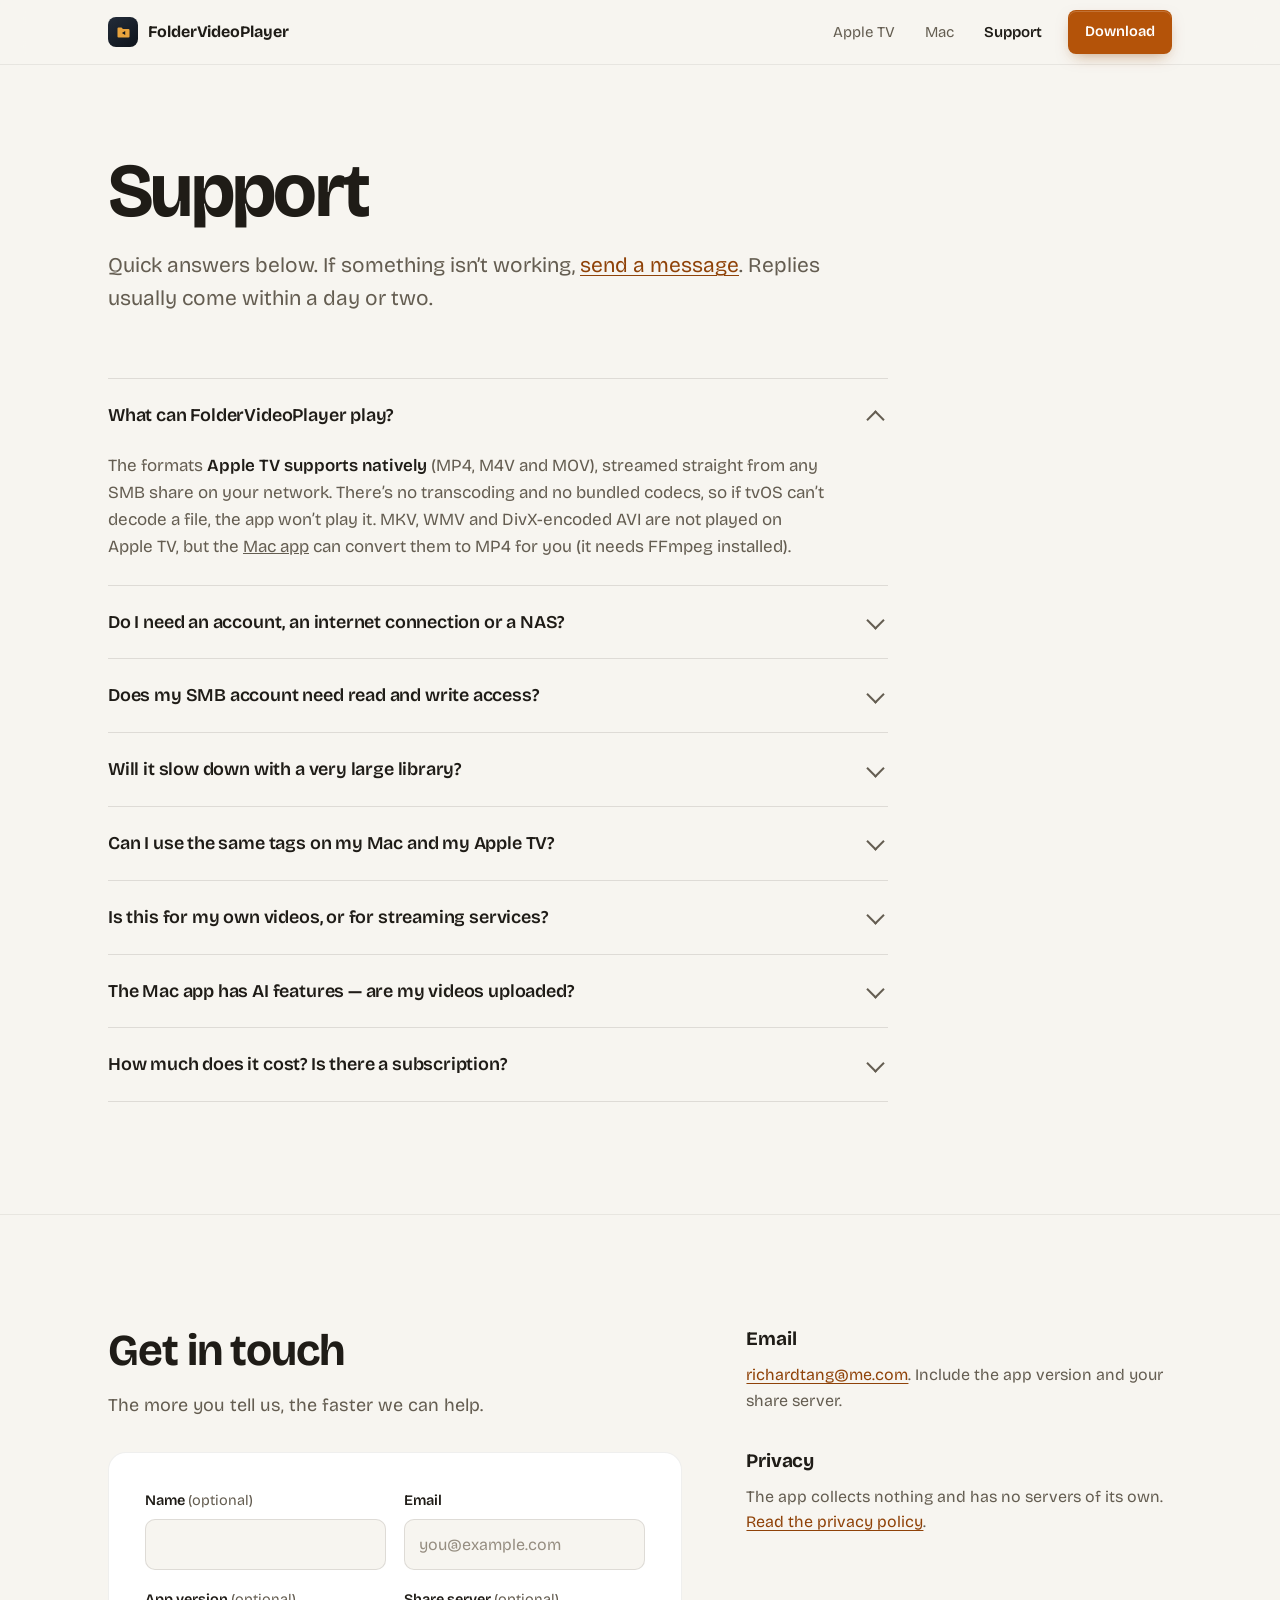
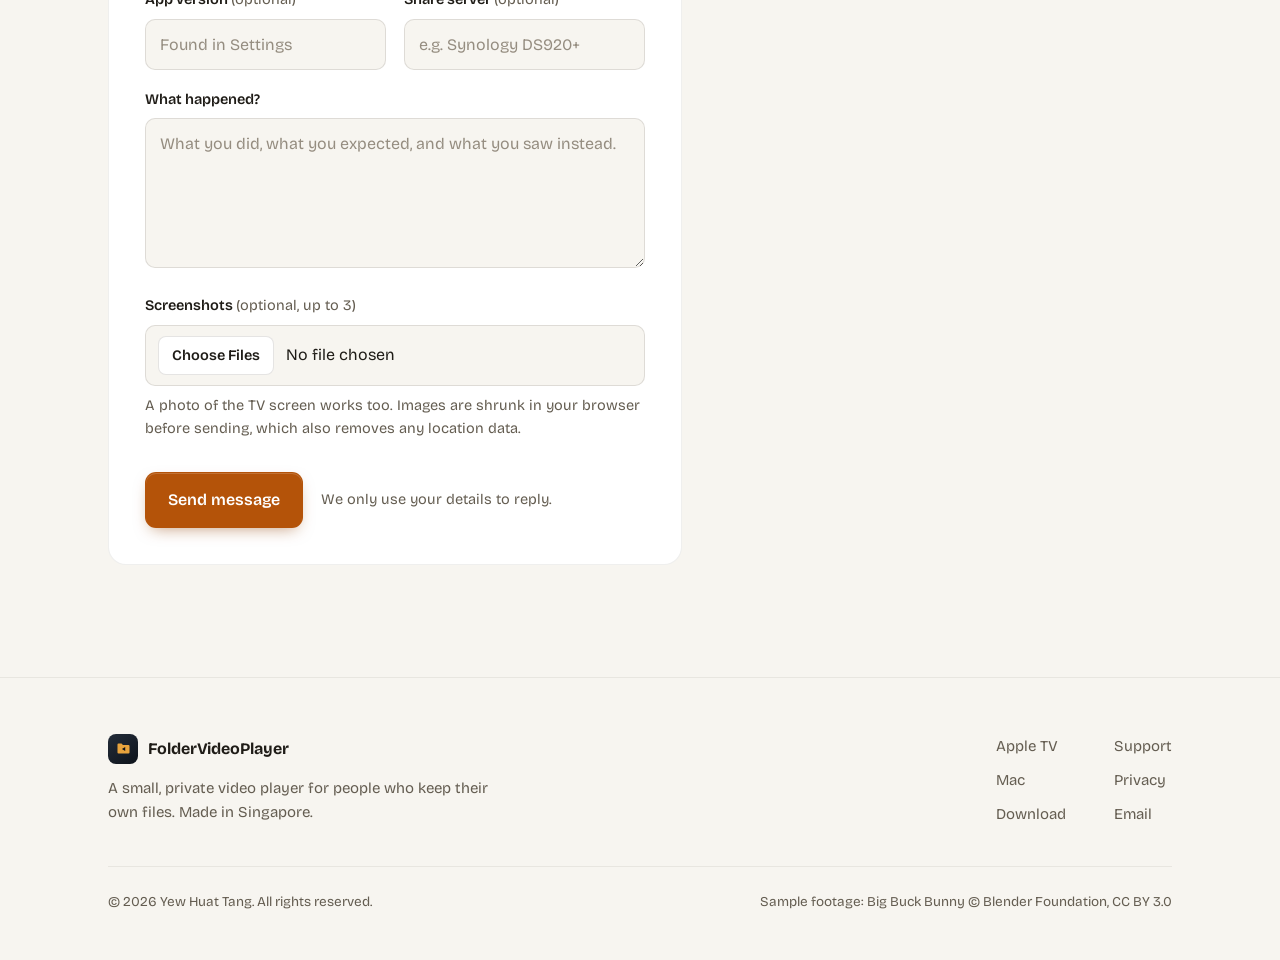
<file: support.html>
<!DOCTYPE html>
<html lang="en">
<head>
<meta charset="UTF-8">
<meta name="viewport" content="width=device-width, initial-scale=1.0">
<title>Support — FolderVideoPlayer</title>
<meta name="description" content="Answers to common questions about FolderVideoPlayer for Apple TV and Mac — supported formats, SMB shares, tags, AI and pricing — and a form to reach the developer.">
<link rel="canonical" href="https://foldervideoplayer.tangrick.com/support">
<meta property="og:type" content="website">
<meta property="og:site_name" content="FolderVideoPlayer">
<meta property="og:url" content="https://foldervideoplayer.tangrick.com/support">
<meta property="og:title" content="Support — FolderVideoPlayer">
<meta property="og:description" content="Answers to common questions about FolderVideoPlayer for Apple TV and Mac, and a form to reach the developer.">
<meta property="og:image" content="https://foldervideoplayer.tangrick.com/img/og.jpg?v=20260928">
<meta name="twitter:card" content="summary_large_image">
<link rel="preconnect" href="https://fonts.googleapis.com">
<link rel="preconnect" href="https://fonts.gstatic.com" crossorigin>
<link href="https://fonts.googleapis.com/css2?family=Bricolage+Grotesque:opsz,wght@12..96,400..700&display=swap" rel="stylesheet">
<link rel="stylesheet" href="/site.css">
<script defer src='https://static.cloudflareinsights.com/beacon.min.js' data-cf-beacon='{"token": "4cf432e0536145aca0c6495345f89d56"}'></script>
</head>
<body>
<a class="skip" href="#main">Skip to content</a>

<header class="top">
  <div class="wrap">
    <a class="brand" href="/" aria-label="FolderVideoPlayer home">
      <span class="mark"><svg viewBox="0 0 24 24" fill="none" aria-hidden="true"><path d="M3.5 6.5A1.5 1.5 0 0 1 5 5h4.2l2 2.2H19a1.5 1.5 0 0 1 1.5 1.5v8.8a1.5 1.5 0 0 1-1.5 1.5H5A1.5 1.5 0 0 1 3.5 17.5v-11Z" fill="#e8a33d"/><path d="M9.8 12.6l4.6-2.6v5.4l-4.6-2.8Z" fill="#0e131b"/></svg></span>
      <span class="name">FolderVideoPlayer</span>
    </a>
    <nav class="nav" aria-label="Main">
      <a href="/">Apple&nbsp;TV</a>
      <a href="/mac">Mac</a>
      <a href="/support" aria-current="page">Support</a>
      <a class="btn btn-primary" href="/download">Download</a>
    </nav>
  </div>
</header>

<main id="main">

  <section class="pagehead">
    <div class="wrap">
      <h1>Support</h1>
      <p class="lede">Quick answers below. If something isn’t working, <a href="#contact">send a message</a>. Replies usually come within a day or two.</p>
    </div>
  </section>

  <section id="faq" style="padding-top:0;border-top:0">
    <div class="wrap">
      <div class="faq">
        <details open>
          <summary>What can FolderVideoPlayer play?</summary>
          <div class="a">The formats <b>Apple&nbsp;TV supports natively</b> (MP4, M4V and MOV), streamed straight from any SMB share on your network. There’s no transcoding and no bundled codecs, so if tvOS can’t decode a file, the app won’t play it. MKV, WMV and DivX-encoded AVI are not played on Apple&nbsp;TV, but the <a href="/mac">Mac app</a> can convert them to MP4 for you (it needs FFmpeg installed).</div>
        </details>
        <details>
          <summary>Do I need an account, an internet connection or a NAS?</summary>
          <div class="a">None of the three. There are <b>no accounts</b>, and the app works <b>fully offline on your local network</b>. A NAS is the most common setup, but the share can be on a Mac, a Windows PC, or a router with a USB drive — anything that serves SMB.</div>
        </details>
        <details>
          <summary>Does my SMB account need read and write access?</summary>
          <div class="a">Browsing and playing work with a read-only account. To <b>save tags</b> and <b>share thumbnails</b> between devices, the app writes to a <b>.FolderVideoPlayer</b> folder on your share, so use an account with <b>read &amp; write</b> access.</div>
        </details>
        <details>
          <summary>Will it slow down with a very large library?</summary>
          <div class="a">No. Thumbnails are made once and kept, on the TV and next to your files on the share, so browsing stays fast even with <b>5,000+ videos</b>.</div>
        </details>
        <details>
          <summary>Can I use the same tags on my Mac and my Apple&nbsp;TV?</summary>
          <div class="a">Yes. Tags and poster frames are stored in the <b>.FolderVideoPlayer</b> folder on your own share, so every device pointed at that share sees the same tags. The free <a href="/mac">Mac app</a> reads and writes them too, and also carries the people you’ve named, your transcripts and your file facts to your other Macs.</div>
        </details>
        <details>
          <summary>Is this for my own videos, or for streaming services?</summary>
          <div class="a">Your own files: <b>home movies, camera footage, family archives and downloads you’ve kept</b>. FolderVideoPlayer isn’t connected to any streaming service. It only reads what you point it at on your own network, and nothing leaves home.</div>
        </details>
        <details>
          <summary>The Mac app has AI features — are my videos uploaded?</summary>
          <div class="a">No. Suggested tags, look-alikes, faces, transcripts and the safe/not-safe verdict are all worked out <b>on your own Mac</b> with Apple’s Core ML. There’s no server, no account and no upload. The AI’s only network use is the one-off model download you choose in <b>Settings → AI</b>. See <a href="/mac#ai">how the AI works</a>.</div>
        </details>
        <details>
          <summary>How much does it cost? Is there a subscription?</summary>
          <div class="a" data-paid="A one-time <b>$1.99</b> for the Apple&nbsp;TV app — no subscription, no ads, no in-app purchases. The Mac app is free.">The Apple&nbsp;TV app is <b>free until 31&nbsp;Oct&nbsp;2026</b> as a launch offer, then a one-time <b>$1.99</b>. No subscription, no ads, no in-app purchases. The Mac app is free.</div>
        </details>
      </div>
    </div>
  </section>

  <section id="contact">
    <div class="wrap support">
      <div>
        <div class="head" style="margin-bottom:32px">
          <h2>Get in touch</h2>
          <p>The more you tell us, the faster we can help.</p>
        </div>
        <form id="helpForm" class="form" novalidate>
          <input type="text" name="_gotcha" style="display:none" tabindex="-1" autocomplete="off">
          <div class="two">
            <div class="field">
              <label for="fName">Name <span>(optional)</span></label>
              <input id="fName" name="name" type="text" autocomplete="name">
            </div>
            <div class="field">
              <label for="fEmail">Email</label>
              <input id="fEmail" name="email" type="email" required placeholder="you@example.com" autocomplete="email">
            </div>
          </div>
          <div class="two">
            <div class="field">
              <label for="fVer">App version <span>(optional)</span></label>
              <input id="fVer" name="version" type="text" placeholder="Found in Settings">
            </div>
            <div class="field">
              <label for="fSrv">Share server <span>(optional)</span></label>
              <input id="fSrv" name="server" type="text" placeholder="e.g. Synology DS920+">
            </div>
          </div>
          <div class="field">
            <label for="fMsg">What happened?</label>
            <textarea id="fMsg" name="message" required placeholder="What you did, what you expected, and what you saw instead."></textarea>
          </div>
          <div class="field">
            <label for="fShots">Screenshots <span>(optional, up to 3)</span></label>
            <input id="fShots" name="shots" type="file" accept="image/jpeg,image/png,image/webp" multiple>
            <div class="picnote small">A photo of the TV screen works too. Images are shrunk in your browser before sending, which also removes any location data.</div>
            <ul class="pics" id="picList"></ul>
          </div>
          <div id="captchaWrap" class="field" style="display:none"></div>
          <div class="formrow">
            <button class="btn btn-primary" type="submit" id="helpSubmit">Send message</button>
            <span class="small">We only use your details to reply.</span>
          </div>
          <div class="formstatus" id="formStatus" role="status" aria-live="polite"></div>
        </form>
      </div>
      <aside class="aside">
        <h3>Email</h3>
        <p><a href="mailto:richardtang@me.com">richardtang@me.com</a>. Include the app version and your share server.</p>
        <h3>Privacy</h3>
        <p>The app collects nothing and has no servers of its own. <a href="/privacy">Read the privacy policy</a>.</p>
      </aside>
    </div>
  </section>

</main>

<footer>
  <div class="wrap">
    <div class="foot">
      <div>
        <a class="brand" href="/"><span class="mark"><svg viewBox="0 0 24 24" fill="none" aria-hidden="true"><path d="M3.5 6.5A1.5 1.5 0 0 1 5 5h4.2l2 2.2H19a1.5 1.5 0 0 1 1.5 1.5v8.8a1.5 1.5 0 0 1-1.5 1.5H5A1.5 1.5 0 0 1 3.5 17.5v-11Z" fill="#e8a33d"/><path d="M9.8 12.6l4.6-2.6v5.4l-4.6-2.8Z" fill="#0e131b"/></svg></span>FolderVideoPlayer</a>
        <p>A small, private video player for people who keep their own files. Made in Singapore.</p>
      </div>
      <nav aria-label="Footer">
        <a href="/">Apple&nbsp;TV</a>
        <a href="/support">Support</a>
        <a href="/mac">Mac</a>
        <a href="/privacy">Privacy</a>
        <a href="/download">Download</a>
        <a href="mailto:richardtang@me.com">Email</a>
      </nav>
    </div>
    <div class="fine">
      <span>© 2026 Yew Huat Tang. All rights reserved.</span>
      <span>Sample footage: Big Buck Bunny © Blender Foundation, CC BY 3.0</span>
    </div>
  </div>
</footer>

<script src="/site.js"></script>
<script>
(function(){
  /* ---------- help form ---------- */
  // Submissions POST to this site's own /api/contact (Cloudflare Pages Function),
  // which verifies Cloudflare Turnstile server-side and sends via Brevo email.
  var TURNSTILE_SITE_KEY = "0x4AAAAAAEpxzCgvhoaWEioD";
  var hf = document.getElementById('helpForm');
  var tStart = Date.now();      // time-trap: humans take >4s to type a message
  var hfCount = 0;              // session cap: max 5 sends per page load
  var __tsToken = "";           // Turnstile verification token
  var __tsWidget = null;        // rendered Turnstile widget id (tokens are single-use → reset per attempt)

  /* ---------- screenshots ----------
     Images are downscaled in the browser: a 4K screenshot or phone photo lands
     well under 1 MB, Brevo stays inside its attachment limit, and redrawing
     through a canvas drops EXIF (including GPS) before anything is sent. */
  var MAX_PICS = 3, MAX_EDGE = 1600, MAX_TOTAL = 6 * 1024 * 1024;
  var pics = [];                // [{name, content(base64), url}]
  var picInput = document.getElementById('fShots');
  var picList = document.getElementById('picList');

  function totalBytes(){ return pics.reduce(function(n,p){ return n + p.content.length * 0.75; }, 0); }

  function drawPics(){
    if (!picList) return;
    picList.innerHTML = '';
    pics.forEach(function(p, i){
      var li = document.createElement('li');
      var img = document.createElement('img');
      img.src = p.url; img.alt = '';
      var span = document.createElement('span');
      span.textContent = p.name;
      var rm = document.createElement('button');
      rm.type = 'button'; rm.className = 'rm'; rm.textContent = 'Remove';
      rm.setAttribute('aria-label', 'Remove ' + p.name);
      rm.addEventListener('click', function(){ URL.revokeObjectURL(p.url); pics.splice(i,1); drawPics(); });
      li.appendChild(img); li.appendChild(span); li.appendChild(rm);
      picList.appendChild(li);
    });
  }

  function shrink(file){
    return new Promise(function(resolve, reject){
      var url = URL.createObjectURL(file);
      var im = new Image();
      im.onload = function(){
        var s = Math.min(1, MAX_EDGE / Math.max(im.width, im.height));
        var c = document.createElement('canvas');
        c.width = Math.round(im.width * s); c.height = Math.round(im.height * s);
        c.getContext('2d').drawImage(im, 0, 0, c.width, c.height);
        URL.revokeObjectURL(url);
        var data = c.toDataURL('image/jpeg', 0.82);
        resolve({
          name: (file.name || 'screenshot').replace(/\.[^.]+$/, '').slice(0, 40) + '.jpg',
          content: data.slice(data.indexOf(',') + 1),
          url: data
        });
      };
      im.onerror = function(){ URL.revokeObjectURL(url); reject(new Error('not-an-image')); };
      im.src = url;
    });
  }

  if (picInput) {
    picInput.addEventListener('change', function(){
      var st = document.getElementById('formStatus');
      var files = Array.prototype.slice.call(picInput.files || []);
      picInput.value = '';
      files.reduce(function(chain, f){
        return chain.then(function(){
          if (pics.length >= MAX_PICS) {
            st.className = 'formstatus err';
            st.textContent = 'Up to ' + MAX_PICS + ' images, please.';
            return;
          }
          return shrink(f).then(function(p){
            if (totalBytes() + p.content.length * 0.75 > MAX_TOTAL) {
              st.className = 'formstatus err';
              st.textContent = 'Those images are too large to email. Please send fewer, or smaller ones.';
              return;
            }
            pics.push(p); drawPics();
          }).catch(function(){
            st.className = 'formstatus err';
            st.textContent = '“' + (f.name || 'That file') + '” isn’t an image we can read.';
          });
        });
      }, Promise.resolve());
    });
  }

  if (hf) {
    hf.addEventListener('submit', function(ev){
      ev.preventDefault();
      if (!hf.checkValidity()) { hf.reportValidity(); return; }
      // -- spam gates: bots are dropped silently, real people never hit these --
      var gotcha = hf.querySelector('input[name="_gotcha"]');
      if (gotcha && gotcha.value.trim()) { console.warn('honeypot'); return; }
      if (Date.now() - tStart < 4000) { console.warn('too fast'); return; }
      var btn = document.getElementById('helpSubmit');
      var st = document.getElementById('formStatus');
      if (hfCount >= 5) {
        st.className = 'formstatus err';
        st.innerHTML = 'Too many messages from this browser — please email <a href="mailto:richardtang@me.com">richardtang@me.com</a> instead.';
        return;
      }
      var msgLen = document.getElementById('fMsg').value.trim().length;
      if (msgLen < 10) {
        st.className = 'formstatus err';
        st.innerHTML = 'Please tell us a little more (at least 10 characters) so we can help.';
        return;
      }
      if (TURNSTILE_SITE_KEY && !__tsToken) {
        st.className = 'formstatus err';
        st.innerHTML = 'Please complete the “verify you are human” check first.';
        return;
      }
      hfCount++;
      var ok  = '<svg class="i" viewBox="0 0 24 24" fill="none" stroke="currentColor" stroke-width="2.2"><circle cx="12" cy="12" r="9"/><path d="m8.3 12.3 2.5 2.5 4.9-5"/></svg>';
      var bad = '<svg class="i" viewBox="0 0 24 24" fill="none" stroke="currentColor" stroke-width="2.2"><circle cx="12" cy="12" r="9"/><path d="M12 7.5V13M12 16.4v.1"/></svg>';
      var data = {
        name: document.getElementById('fName').value.trim(),
        email: document.getElementById('fEmail').value.trim(),
        version: document.getElementById('fVer').value.trim() || 'not stated',
        server: document.getElementById('fSrv').value.trim() || 'not stated',
        message: document.getElementById('fMsg').value.trim(),
        _subject: 'FolderVideoPlayer support — ' + (document.getElementById('fName').value.trim() || 'customer'),
        page: location.href,
        'cf-turnstile-response': __tsToken,
        attachments: pics.map(function(p){ return { name: p.name, content: p.content }; })
      };
      btn.disabled = true; btn.textContent = 'Sending…';
      fetch('/api/contact', {
        method: 'POST', headers: { 'Content-Type': 'application/json' },
        body: JSON.stringify(data)
      }).then(function(res){
        return res.json().then(function(j){ return { res: res, j: j }; });
      }).then(function(r){
        if (r.res.ok && r.j.ok) {
          st.className='formstatus ok'; st.innerHTML = ok + ' Sent! We’ll get back to you at ' + data.email + '.'; hf.reset(); pics = []; drawPics();
        } else {
          st.className='formstatus err'; st.innerHTML = bad + ' Couldn’t send (error ' + (r.j && r.j.error ? r.j.error : r.res.status) + '). Please email richardtang@me.com instead.';
        }
      }).catch(function(){
        // network failure — fall back to mailto compose so the message is never lost
        st.className='formstatus ok';
        st.innerHTML = ok + ' Offline — opening your email app with the message ready, just press send.' + (pics.length ? ' Please attach your images there.' : '');
        var body = 'Name: ' + (data.name || '—') + '\nEmail: ' + data.email + '\nApp version: ' + data.version + '\nShare server: ' + data.server + '\n\n' + data.message;
        var link = 'mailto:richardtang@me.com?subject=' + encodeURIComponent('FolderVideoPlayer support') + '&body=' + encodeURIComponent(body);
        window.location.href = link;
      }).finally(function(){
        btn.disabled = false; btn.textContent = 'Send message';
        // Turnstile tokens are single-use: clear and reset the widget for the next attempt
        __tsToken = '';
        if (__tsWidget != null && window.turnstile) { try { window.turnstile.reset(__tsWidget); } catch (e) {} }
      });
    });
  }

  // load Cloudflare Turnstile only when a site key is configured
  if (TURNSTILE_SITE_KEY) {
    var ts = document.createElement('script');
    ts.src = 'https://challenges.cloudflare.com/turnstile/v0/api.js';
    ts.async = true;
    ts.onload = function(){
      if (window.turnstile) {
        var wrap = document.getElementById('captchaWrap');
        if (wrap) {
          wrap.style.display = 'block';
          __tsWidget = turnstile.render(wrap, {
            sitekey: TURNSTILE_SITE_KEY,
            action: 'contact',
            callback: function(t){ __tsToken = t; },
            'expired-callback': function(){ __tsToken = ''; },
            'error-callback': function(){ __tsToken = ''; }
          });
        }
      }
    };
    document.body.appendChild(ts);
  }

  /* one FAQ open at a time */
  var ds = document.querySelectorAll('.faq details');
  ds.forEach(function(d){
    d.addEventListener('toggle', function(){
      if (d.open) ds.forEach(function(o){ if (o !== d) o.open = false; });
    });
  });
})();
</script>
</body>
</html>
</file>
<file: site.css>
/* FolderVideoPlayer — shared site styles */
:root{
  --bg:#f7f5f0;
  --surface:#ffffff;
  --sunk:#efebe2;
  --ink:#1f1c17;
  --mut:#645d51;
  --line:rgba(40,34,24,.12);
  --line2:rgba(40,34,24,.07);
  --acc:#b45309;
  --acc-deep:#8f4208;
  --acc-soft:rgba(180,83,9,.1);
  --night:#171411;
  --night-ink:#f3efe7;
  --night-mut:#a79f92;
  --night-line:rgba(255,245,230,.1);
  --font:"Bricolage Grotesque",ui-sans-serif,system-ui,-apple-system,sans-serif;
  --r:14px;
  --wrap:1120px;
}
*{margin:0;padding:0;box-sizing:border-box}
html{scroll-behavior:smooth;-webkit-text-size-adjust:100%}
body{
  background:var(--bg);color:var(--ink);
  font-family:var(--font);font-size:17px;line-height:1.6;
  -webkit-font-smoothing:antialiased;
}
img{display:block;max-width:100%;height:auto}
a{color:inherit}
p a,li a,td a{color:var(--acc-deep);text-decoration:underline;text-decoration-thickness:1px;text-underline-offset:3px}
p a:hover,li a:hover{color:var(--acc)}
b,strong{font-weight:600;color:var(--ink)}
::selection{background:rgba(180,83,9,.2)}
:focus-visible{outline:2px solid var(--acc);outline-offset:3px;border-radius:6px}
kbd{font-family:inherit;font-size:.88em;font-weight:600;padding:1px 6px;border:1px solid var(--line);border-bottom-width:2px;border-radius:6px;background:var(--surface)}

.wrap{max-width:var(--wrap);margin:0 auto;padding:0 28px}
.skip{position:absolute;left:-999px;top:8px;background:var(--ink);color:#fff;padding:8px 14px;border-radius:8px;z-index:50}
.skip:focus{left:12px}

/* ---------- header ---------- */
.top{position:sticky;top:0;z-index:30;background:rgba(247,245,240,.9);backdrop-filter:saturate(1.4) blur(12px);-webkit-backdrop-filter:saturate(1.4) blur(12px);border-bottom:1px solid var(--line2)}
.top .wrap{display:flex;align-items:center;justify-content:space-between;height:64px;gap:20px}
.brand{display:flex;align-items:center;gap:10px;font-weight:700;font-size:16px;text-decoration:none;letter-spacing:-.005em}
.mark{width:30px;height:30px;border-radius:8px;flex:0 0 auto;background:linear-gradient(145deg,#232c39,#0e131b);display:grid;place-items:center}
.mark svg{width:17px;height:17px}
.nav{display:flex;align-items:center;gap:6px;font-size:15px}
.nav a{text-decoration:none;color:var(--mut);padding:7px 12px;border-radius:8px;transition:color .2s,background .2s}
.nav a:hover{color:var(--ink);background:var(--sunk)}
.nav a[aria-current="page"]{color:var(--ink);font-weight:600}
.nav .btn{margin-left:8px;padding:9px 16px;font-size:14.5px;color:#fff}
.nav .btn:hover{color:#fff;background:var(--acc-deep)}

/* ---------- buttons ---------- */
.btn{display:inline-flex;align-items:center;justify-content:center;gap:9px;padding:14px 22px;border-radius:11px;font:inherit;font-weight:600;font-size:16px;text-decoration:none;border:1px solid transparent;cursor:pointer;transition:background .2s,border-color .2s,box-shadow .2s,transform .2s}
.btn svg{width:17px;height:17px;flex:0 0 auto}
.btn-primary{background:var(--acc);color:#fff;box-shadow:0 1px 0 rgba(255,255,255,.18) inset,0 6px 16px -6px rgba(143,66,8,.55)}
.btn-primary:hover{background:var(--acc-deep)}
.btn-secondary{background:var(--surface);color:var(--ink);border-color:var(--line)}
.btn-secondary:hover{border-color:rgba(40,34,24,.28)}
.btn:active{transform:translateY(1px)}
.btn:disabled{opacity:.55;cursor:default}
.btns{display:flex;flex-wrap:wrap;gap:12px}

/* ---------- type ---------- */
h1,h2,h3{font-weight:700;letter-spacing:-.025em;line-height:1.08;text-wrap:balance}
h1{font-size:clamp(42px,6.2vw,76px);letter-spacing:-.035em;line-height:1}
h2{font-size:clamp(30px,3.6vw,44px)}
h3{font-size:19px;letter-spacing:-.012em;line-height:1.3}
.lede{font-size:clamp(18px,1.7vw,21px);color:var(--mut);max-width:54ch;line-height:1.55}
.muted{color:var(--mut)}
.small{font-size:14.5px;color:var(--mut)}

/* ---------- sections ---------- */
section{padding:112px 0}
section + section{border-top:1px solid var(--line2)}
.head{max-width:680px;margin-bottom:56px}
.head p{margin-top:16px;color:var(--mut);font-size:18px}

/* hero */
.hero{padding:88px 0 0;overflow:hidden}
.hero h1{max-width:12ch}
.hero .lede{margin-top:24px}
.hero .btns{margin-top:36px}
.hero .note{margin-top:18px;font-size:15px;color:var(--mut)}
.hero .note b{color:var(--acc-deep)}
.screen{margin-top:72px;border-radius:18px 18px 0 0;background:#0c0b0a;padding:10px 10px 0;box-shadow:0 30px 80px -40px rgba(60,40,10,.55)}
.screen img{border-radius:10px 10px 0 0;width:100%;aspect-ratio:16/9;object-fit:cover}
@media (prefers-reduced-motion:no-preference){
  .screen{animation:lift 1.1s cubic-bezier(.16,1,.3,1) both .1s}
  @keyframes lift{from{transform:translateY(48px);box-shadow:0 10px 30px -20px rgba(60,40,10,.3)}}
}

/* three points */
.points{display:grid;grid-template-columns:repeat(3,1fr);gap:48px}
.points > div{border-top:2px solid var(--ink);padding-top:22px}
.points p{margin-top:10px;color:var(--mut);font-size:16px}

/* feature rows */
.row{display:grid;grid-template-columns:1fr 1.25fr;gap:72px;align-items:center}
.row + .row{margin-top:120px}
.row.flip > :first-child{order:2}
.row .text p{margin-top:16px;color:var(--mut)}
.row .text ul{margin-top:20px}
.shot{border-radius:var(--r);overflow:hidden;background:#0c0b0a;box-shadow:0 24px 60px -34px rgba(60,40,10,.5)}
.shot img{width:100%}
.shot.pad{padding:8px}
.shot.pad img{border-radius:8px}
figure figcaption{margin-top:14px;font-size:14.5px;color:var(--mut);max-width:60ch}

/* checklists */
.checks{list-style:none;display:grid;gap:10px}
.checks li{position:relative;padding-left:28px;color:var(--mut)}
.checks li::before{content:"";position:absolute;left:0;top:.42em;width:16px;height:16px;border-radius:50%;background:var(--acc-soft) url("data:image/svg+xml,%3Csvg xmlns='http://www.w3.org/2000/svg' viewBox='0 0 16 16'%3E%3Cpath d='m4.5 8.2 2.2 2.2 4.8-4.8' fill='none' stroke='%23b45309' stroke-width='1.8' stroke-linecap='round' stroke-linejoin='round'/%3E%3C/svg%3E") center/16px no-repeat}
.checks li b{color:var(--ink)}

/* steps */
.steps{list-style:none;counter-reset:s;display:grid;gap:22px;margin-top:28px}
.steps li{counter-increment:s;display:grid;grid-template-columns:32px 1fr;gap:14px;color:var(--mut)}
.steps li::before{content:counter(s);width:32px;height:32px;border-radius:50%;border:1px solid var(--line);background:var(--surface);display:grid;place-items:center;font-weight:700;font-size:14px;color:var(--ink)}
.steps li b{display:block;color:var(--ink);margin-bottom:2px}

/* dark band */
.night{background:var(--night);color:var(--night-ink);border-top:0}
.night + section{border-top:0}
.night h2,.night h3,.night b{color:var(--night-ink)}
.night p,.night .head p,.night .grid2 p,.night .muted{color:var(--night-mut)}
.night .btn-secondary{background:transparent;color:var(--night-ink);border-color:var(--night-line)}
.night .btn-secondary:hover{border-color:rgba(255,245,230,.3)}
.night p a{color:#f0b46a}

/* two-up promo */
.promo{display:grid;grid-template-columns:1fr 1.15fr;gap:64px;align-items:center}
.promo .btns{margin-top:32px}
.promo .shot{box-shadow:0 30px 70px -30px rgba(0,0,0,.7)}

/* facts / pricing */
.facts{display:grid;grid-template-columns:1.1fr 1fr;gap:64px;align-items:start}
.facts dl{display:grid;grid-template-columns:auto 1fr;border-top:1px solid var(--line)}
.facts dt,.facts dd{padding:16px 0;border-bottom:1px solid var(--line)}
.facts dt{font-weight:600;padding-right:28px;white-space:nowrap}
.facts dd{color:var(--mut)}
.price{color:var(--acc-deep);font-size:clamp(34px,4vw,48px);font-weight:700;letter-spacing:-.03em;line-height:1.05}
.price + p{margin-top:12px;color:var(--mut)}

/* tables */
.table{width:100%;border-collapse:collapse;font-size:15.5px}
.table th{text-align:left;font-size:13.5px;font-weight:600;color:var(--mut);padding:0 16px 10px 0;border-bottom:1px solid var(--line)}
.table td{padding:14px 16px 14px 0;border-bottom:1px solid var(--line2);color:var(--mut);vertical-align:top}
.table td:first-child{color:var(--ink);font-weight:600;white-space:nowrap}
.table td:last-child,.table th:last-child{text-align:right;white-space:nowrap;padding-right:0;font-variant-numeric:tabular-nums;color:var(--ink)}

/* feature grid (text only) */
.grid2{display:grid;grid-template-columns:1fr 1fr;gap:48px 64px}
.grid2 p{margin-top:10px;color:var(--mut);font-size:16px}
.ico{width:40px;height:40px;border-radius:10px;background:var(--acc-soft);display:grid;place-items:center;margin-bottom:18px;color:var(--acc)}
.ico svg{width:20px;height:20px}

/* page header (inner pages) */
.pagehead{padding:88px 0 64px}
.pagehead .lede{margin-top:20px}
.pagehead .btns{margin-top:32px}
.pagehead .note{margin-top:16px;font-size:15px;color:var(--mut)}

/* platform panels (download) */
.plats{display:grid;grid-template-columns:1fr 1fr;gap:24px}
.plat{background:var(--surface);border:1px solid var(--line2);border-radius:18px;overflow:hidden;display:flex;flex-direction:column}
.plat .shot{border-radius:0;box-shadow:none}
.plat .body{padding:32px;display:flex;flex-direction:column;gap:18px;flex:1}
.plat .meta{font-size:14.5px;color:var(--mut)}
.plat .checks{font-size:16px}
.plat .btn{margin-top:auto}

/* FAQ */
.faq{max-width:780px;border-top:1px solid var(--line)}
.faq details{border-bottom:1px solid var(--line)}
.faq summary{list-style:none;cursor:pointer;padding:22px 44px 22px 0;position:relative;font-weight:600;font-size:18px;letter-spacing:-.01em}
.faq summary::-webkit-details-marker{display:none}
.faq summary::after{content:"";position:absolute;right:6px;top:50%;width:11px;height:11px;margin-top:-8px;border-right:2px solid var(--mut);border-bottom:2px solid var(--mut);transform:rotate(45deg);transition:transform .25s}
.faq details[open] summary::after{transform:rotate(-135deg);margin-top:-2px}
.faq summary:hover{color:var(--acc-deep)}
.faq .a{padding:0 0 24px;color:var(--mut);max-width:68ch}

/* form */
.form{background:var(--surface);border:1px solid var(--line2);border-radius:18px;padding:36px}
.form .two{display:grid;grid-template-columns:1fr 1fr;gap:0 18px}
.field{margin-bottom:18px}
.field label{display:block;font-size:14.5px;font-weight:600;margin-bottom:7px}
.field label span{color:var(--mut);font-weight:400}
.field input,.field textarea{width:100%;background:var(--bg);border:1px solid var(--line);border-radius:10px;padding:12px 14px;font:inherit;font-size:16px;color:var(--ink);transition:border-color .2s,box-shadow .2s,background .2s}
.field textarea{resize:vertical;min-height:150px}
.field input::placeholder,.field textarea::placeholder{color:#958d80}
.field input:focus,.field textarea:focus{outline:none;background:var(--surface);border-color:var(--acc);box-shadow:0 0 0 3px rgba(180,83,9,.15)}
.field input[type="file"]{padding:10px 12px;cursor:pointer}
.field input[type="file"]::file-selector-button{font:inherit;font-size:14.5px;font-weight:600;color:var(--ink);background:var(--surface);border:1px solid var(--line);border-radius:8px;padding:7px 13px;margin-right:12px;cursor:pointer;transition:border-color .2s}
.field input[type="file"]::file-selector-button:hover{border-color:var(--acc);color:var(--acc-deep)}
.picnote{margin-top:8px}
.pics{list-style:none;display:grid;gap:8px;margin-top:14px}
.pics li{display:flex;align-items:center;gap:12px;padding:8px;border:1px solid var(--line2);border-radius:10px;background:var(--surface);font-size:14.5px}
.pics img{width:60px;height:40px;object-fit:cover;border-radius:6px;background:var(--sunk);flex:0 0 auto}
.pics span{flex:1;min-width:0;overflow:hidden;text-overflow:ellipsis;white-space:nowrap;color:var(--mut)}
.pics .rm{font:inherit;font-size:14px;font-weight:600;color:var(--acc-deep);background:none;border:0;padding:6px 8px;border-radius:8px;cursor:pointer}
.pics .rm:hover{background:var(--acc-soft)}
.formrow{display:flex;align-items:center;gap:18px;flex-wrap:wrap}
.formstatus{margin-top:18px;font-size:15px;font-weight:600;display:none;align-items:center;gap:9px}
.formstatus.ok{color:#17693a;display:flex}
.formstatus.err{color:#a8231b;display:flex}
.formstatus .i{width:18px;height:18px;flex:0 0 auto}
.support{display:grid;grid-template-columns:1.35fr 1fr;gap:64px;align-items:start}
.support > *{min-width:0}
.aside h3{margin-bottom:10px}
.aside p{color:var(--mut);font-size:16px}
.aside p + h3{margin-top:36px}

/* long-form (privacy) */
.prose{max-width:720px}
.prose h2{font-size:26px;margin:56px 0 14px}
.prose p,.prose li{color:var(--mut)}
.prose p + p{margin-top:14px}
.prose ul{margin:14px 0 14px 22px;display:grid;gap:8px}
.prose .callout{margin-top:20px;padding:18px 20px;border-radius:12px;background:var(--sunk);font-size:16px}

/* CTA band */
.cta-band{text-align:center}
.cta-band h2{max-width:18ch;margin:0 auto}
.cta-band p{margin:16px auto 0;max-width:52ch;color:var(--mut);font-size:18px}
.cta-band .btns{justify-content:center;margin-top:32px}

/* ---------- footer ---------- */
footer{border-top:1px solid var(--line2);padding:56px 0 48px;font-size:15px}
.foot{display:flex;justify-content:space-between;gap:40px;flex-wrap:wrap}
.foot p{color:var(--mut);margin-top:12px;max-width:38ch}
.foot nav{display:grid;grid-template-columns:repeat(2,auto);gap:10px 48px;align-content:start}
.foot nav a{color:var(--mut);text-decoration:none}
.foot nav a:hover{color:var(--ink)}
.fine{margin-top:40px;padding-top:24px;border-top:1px solid var(--line2);display:flex;justify-content:space-between;gap:12px 32px;flex-wrap:wrap;color:var(--mut);font-size:13.5px}

/* ---------- responsive ---------- */
@media (max-width:900px){
  section{padding:88px 0}
  .row,.promo,.facts,.support,.plats{grid-template-columns:1fr;gap:40px}
  .row.flip > :first-child{order:0}
  .row + .row{margin-top:88px}
  .points{grid-template-columns:1fr;gap:36px}
  .grid2{grid-template-columns:1fr;gap:40px}
}
@media (max-width:600px){
  body{font-size:16px}
  .wrap{padding:0 20px}
  section{padding:72px 0}
  .brand .name{display:none}
  .top .wrap{gap:8px}
  .nav{gap:0;font-size:14px}
  .nav a{padding:7px 7px}
  .nav .btn{margin-left:4px;padding:8px 11px;font-size:14px}
  .hero{padding-top:56px}
  .screen{margin-top:48px;padding:6px 6px 0;border-radius:12px 12px 0 0}
  .pagehead{padding:56px 0 40px}
  .btns .btn{flex:1 1 100%}
  .form{padding:0;background:none;border:0;border-radius:0}
  .form .field input,.form .field textarea{background:var(--surface)}
  .form .two{grid-template-columns:1fr}
  .facts dl{grid-template-columns:1fr}
  .facts dt{padding-bottom:2px;border-bottom:0}
  .facts dd{padding-top:0}
  .table td:first-child{white-space:normal}
}
@media (prefers-reduced-motion:reduce){*{transition:none!important;animation:none!important;scroll-behavior:auto!important}}
</file>
